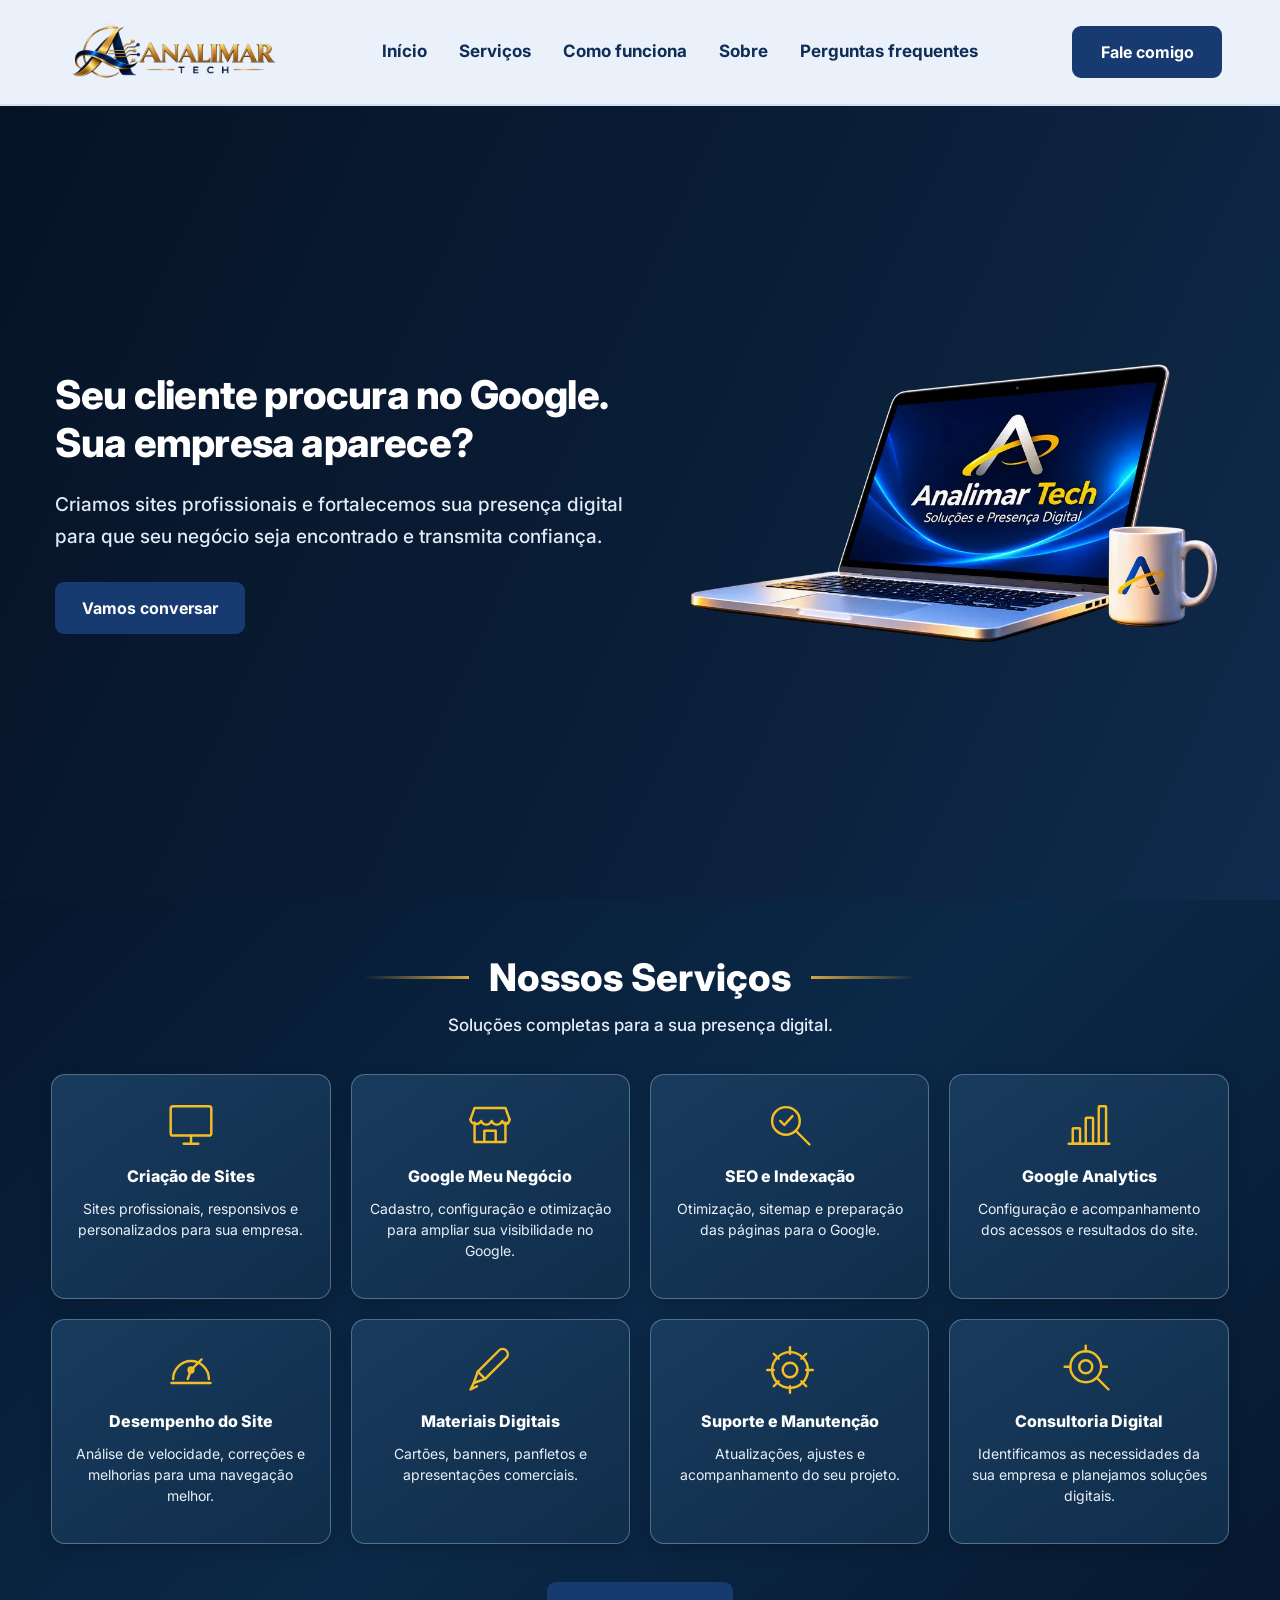
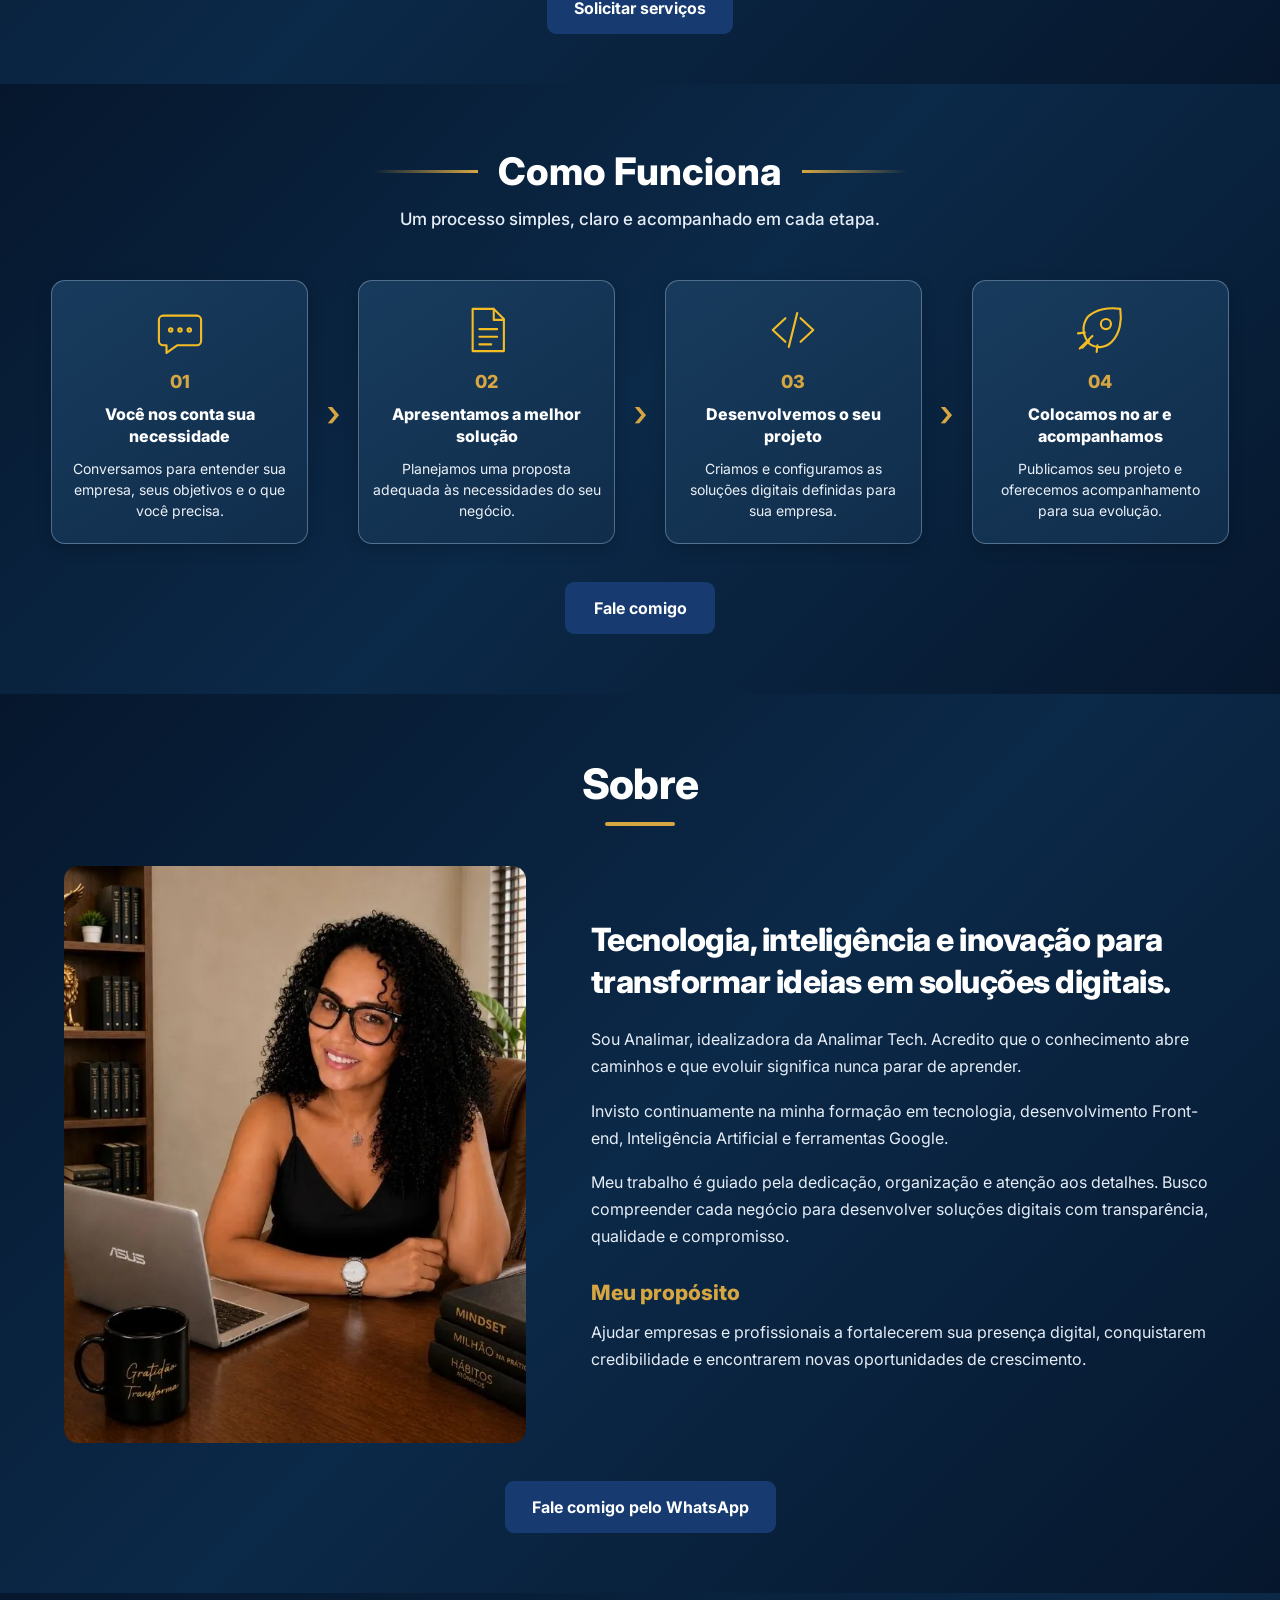
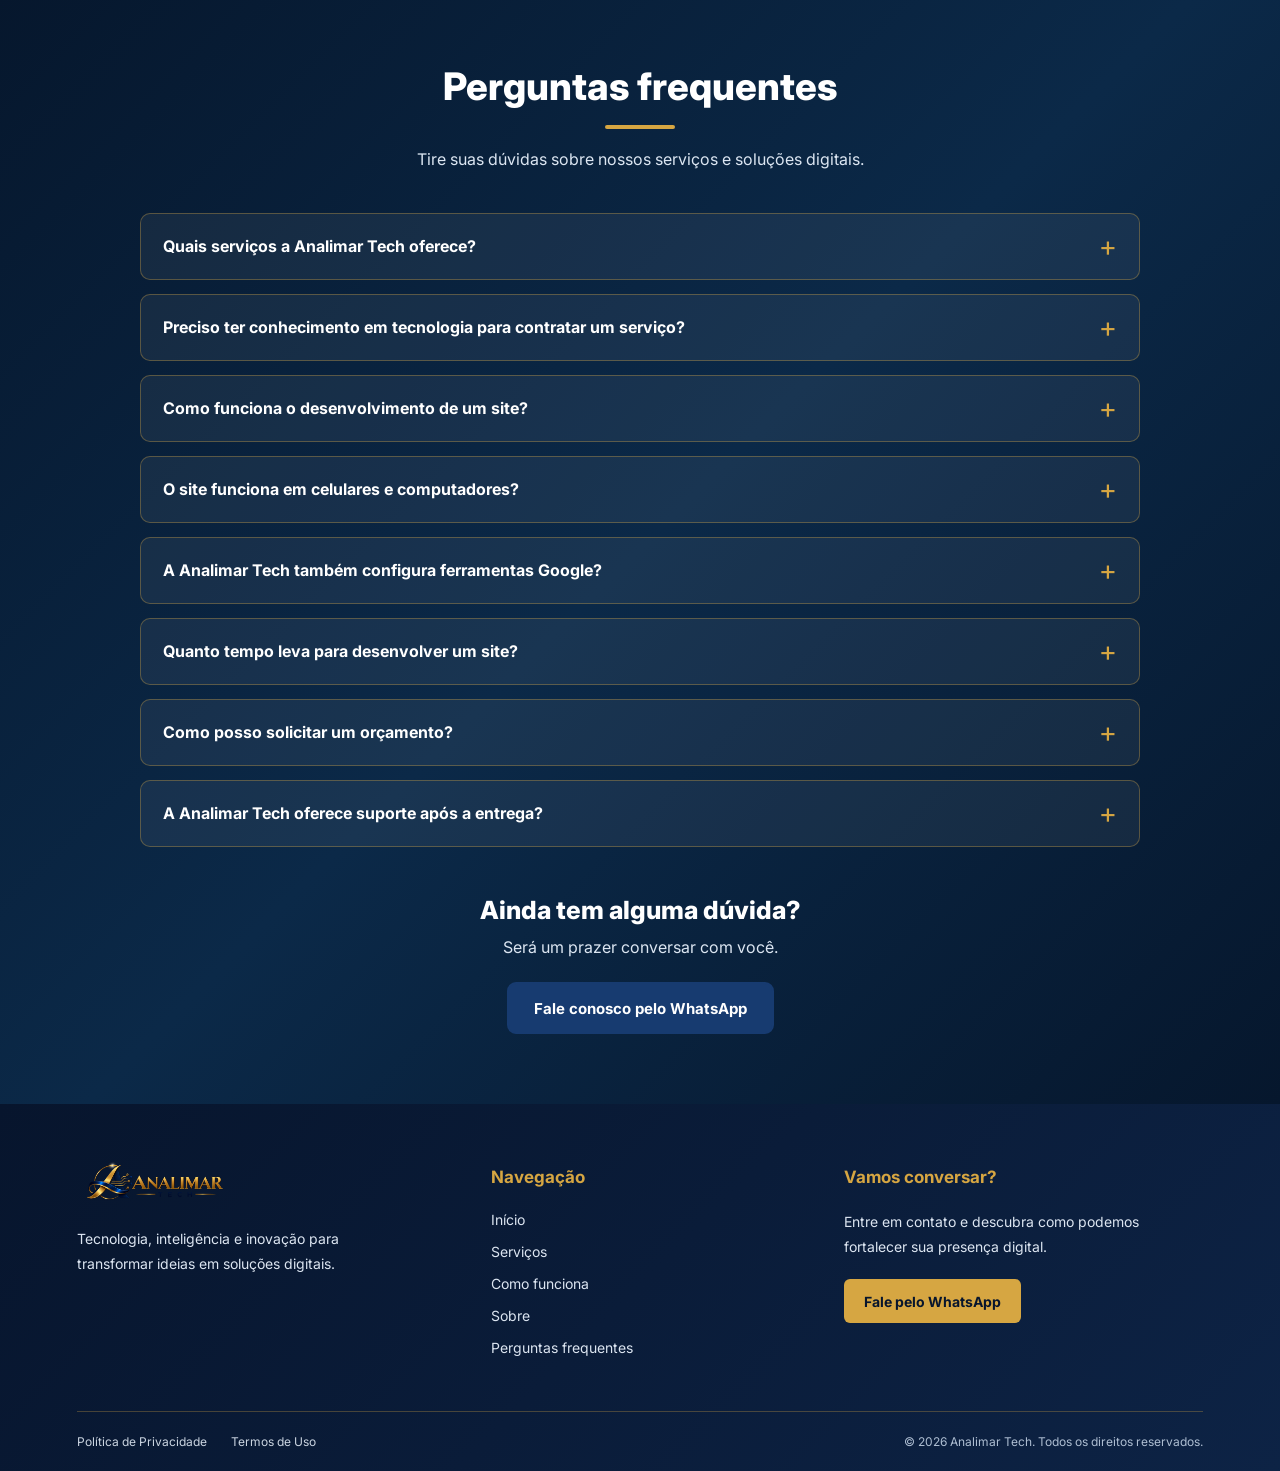
<file: index.html>
<!DOCTYPE html>
<html lang="pt-BR">

    <head>

        <meta charset="UTF-8">

        <meta
            name="viewport"
            content="width=device-width, initial-scale=1.0">

        <title>Criação de Sites Profissionais | Analimar Tech</title>

        <meta
            name="description"
            content="Criação de sites profissionais, páginas e materiais digitais para empresas e profissionais que querem fortalecer sua presença na internet e conquistar novos clientes.">

        <!-- FONTES DO PROJETO -->

        <link rel="preconnect" href="https://fonts.googleapis.com">

        <link
            rel="preconnect"
            href="https://fonts.gstatic.com"
            crossorigin>

        <link
            href="https://fonts.googleapis.com/css2?family=Inter:wght@400;500;600;700&display=swap"
            rel="stylesheet">

        <!-- CSS PRINCIPAL -->

        <link
            rel="stylesheet"
            href="css/style.css">

        <!-- JAVASCRIPT DO MENU -->

        <script
            src="js/menu.js"
            defer>
    </script>

    </head>

    <body>

        <!-- ==================================================
         CABEÇALHO — ANALIMAR TECH
    =================================================== -->

        <header class="header">

            <nav
                class="nav"
                aria-label="Navegação principal">

                <!-- LOGO -->

                <a
                    class="logo"
                    href="index.html"
                    aria-label="Ir para a página inicial">

                    <img
                        src="assets/logo.png"
                        alt="Analimar">

                </a>

                <!-- MENU PRINCIPAL -->

                <ul
                    class="nav-menu"
                    id="menu-principal">

                    <li class="nav-item">
                        <a
                            class="nav-link"
                            href="index.html">
                            Início
                        </a>
                    </li>

                    <li class="nav-item">
                        <a
                            class="nav-link"
                            href="#servicos">
                            Serviços
                        </a>
                    </li>

                    <li class="nav-item">
                        <a
                            class="nav-link"
                            href="#como-trabalho">
                            Como funciona
                        </a>
                    </li>

                    <li class="nav-item">
                        <a
                            class="nav-link"
                            href="#sobre">
                            Sobre
                        </a>
                    </li>

                    <li class="nav-item">
                        <a href="#perguntas-frequentes" class="nav-link">
                            Perguntas frequentes
                        </a>

                    </ul>

                    <!-- BOTÃO FALE COMIGO -->

                    <a
                        class="nav-cta"
                        href="https://wa.me/5534988380038?text=Ol%C3%A1%2C%20Analimar%21%20Vim%20pelo%20seu%20site%20e%20tenho%20interesse%20em%20conhecer%20seu%20trabalho."
                        target="_blank"
                        rel="noopener noreferrer">

                        Fale comigo

                    </a>

                    <!-- MENU HAMBÚRGUER PARA CELULAR -->

                    <button
                        class="menu-toggle"
                        id="menu-toggle"
                        type="button"
                        aria-label="Abrir menu"
                        aria-expanded="false"
                        aria-controls="menu-principal">

                        <span></span>
                        <span></span>
                        <span></span>

                    </button>

                </nav>

            </header>
            <main id="conteudo-principal">
                <section class="hero" id="inicio">
                    <div class="hero-container">

                        <div class="hero-content">
                            <h1>
                                Seu cliente procura no Google.
                                Sua empresa aparece?
                            </h1>

                            <p>
                                Criamos sites profissionais e fortalecemos sua
                                presença digital para que seu negócio seja
                                encontrado e transmita confiança.
                            </p>

                            <a
                                class="hero-cta"
                                href="https://wa.me/5534988380038"
                                target="_blank"
                                rel="noopener noreferrer">
                                Vamos conversar
                            </a>
                        </div>

                        <div class="hero-image">
                            <img
                                src="images/foto-banner.webp"
                                alt="Soluções digitais da Analimar Tech"
                                fetchpriority="high"
                                loading="eager">
                        </div>

                    </div>
                </section>

                <section class="services" id="servicos">

                    <div class="services-container">

                        <header class="services-header">
                            <h2>Nossos Serviços</h2>
                            <p>Soluções completas para a sua presença
                                digital.</p>
                        </header>

                        <div class="services-grid">

                            <!-- 1. CRIAÇÃO DE SITES -->
                            <article class="service-card">
                                <div class="service-icon" aria-hidden="true">
                                    <svg viewBox="0 0 64 64" fill="none"
                                        stroke="currentColor" stroke-width="3"
                                        stroke-linecap="round"
                                        stroke-linejoin="round">
                                        <rect x="7" y="9" width="50" height="36"
                                            rx="3" />
                                        <path d="M23 55h18M32 45v10" />
                                    </svg>
                                </div>
                                <h3>Criação de Sites</h3>
                                <p>Sites profissionais, responsivos e
                                    personalizados
                                    para sua empresa.</p>
                            </article>

                            <!-- 2. GOOGLE MEU NEGÓCIO -->
                            <article class="service-card">
                                <div class="service-icon" aria-hidden="true">
                                    <svg viewBox="0 0 64 64" fill="none"
                                        stroke="currentColor" stroke-width="3"
                                        stroke-linecap="round"
                                        stroke-linejoin="round">
                                        <path d="M8 25l5-14h38l5 14" />
                                        <path
                                            d="M8 25c0 6 10 8 13 2 3 6 10 6 13 0 3 6 10 6 13 0 3 6 9 4 9-2" />
                                        <path
                                            d="M13 29v24h38V29M25 53V39h14v14" />
                                    </svg>
                                </div>
                                <h3>Google Meu Negócio</h3>
                                <p>Cadastro, configuração e otimização para
                                    ampliar
                                    sua
                                    visibilidade no Google.</p>
                            </article>

                            <!-- 3. SEO E INDEXAÇÃO -->
                            <article class="service-card">
                                <div class="service-icon" aria-hidden="true">
                                    <svg viewBox="0 0 64 64" fill="none"
                                        stroke="currentColor" stroke-width="3"
                                        stroke-linecap="round"
                                        stroke-linejoin="round">
                                        <circle cx="27" cy="27" r="17" />
                                        <path
                                            d="M40 40l16 16M20 27l5 5 10-11" />
                                    </svg>
                                </div>
                                <h3>SEO e Indexação</h3>
                                <p>Otimização, sitemap e preparação das páginas
                                    para
                                    o
                                    Google.</p>
                            </article>

                            <!-- 4. GOOGLE ANALYTICS -->
                            <article class="service-card">
                                <div class="service-icon" aria-hidden="true">
                                    <svg viewBox="0 0 64 64" fill="none"
                                        stroke="currentColor" stroke-width="3"
                                        stroke-linecap="round"
                                        stroke-linejoin="round">
                                        <path d="M7 55h50" />
                                        <rect x="12" y="36" width="9"
                                            height="19"
                                            rx="1" />
                                        <rect x="28" y="23" width="9"
                                            height="32"
                                            rx="1" />
                                        <rect x="44" y="9" width="9" height="46"
                                            rx="1" />
                                    </svg>
                                </div>
                                <h3>Google Analytics</h3>
                                <p>Configuração e acompanhamento dos acessos e
                                    resultados do site.</p>
                            </article>

                            <!-- 5. DESEMPENHO DO SITE -->
                            <article class="service-card">
                                <div class="service-icon" aria-hidden="true">
                                    <svg viewBox="0 0 64 64" fill="none"
                                        stroke="currentColor" stroke-width="3"
                                        stroke-linecap="round"
                                        stroke-linejoin="round">
                                        <path d="M10 43a22 22 0 1 1 44 0" />
                                        <path d="M32 32l13-13M32 32l-4 11" />
                                        <circle cx="32" cy="32" r="3" />
                                        <path d="M8 48h48" />
                                    </svg>
                                </div>
                                <h3>Desempenho do Site</h3>
                                <p>Análise de velocidade, correções e melhorias
                                    para
                                    uma
                                    navegação melhor.</p>
                            </article>

                            <!-- 6. MATERIAIS DIGITAIS -->
                            <article class="service-card">
                                <div class="service-icon" aria-hidden="true">
                                    <svg viewBox="0 0 64 64" fill="none"
                                        stroke="currentColor" stroke-width="3"
                                        stroke-linecap="round"
                                        stroke-linejoin="round">
                                        <path
                                            d="M12 48l5-14L43 8a6 6 0 0 1 9 9L26 43z" />
                                        <path d="M17 34l9 9M12 48l-4 8 8-4" />
                                    </svg>
                                </div>
                                <h3>Materiais Digitais</h3>
                                <p>Cartões, banners, panfletos e apresentações
                                    comerciais.</p>
                            </article>

                            <!-- 7. SUPORTE E MANUTENÇÃO -->
                            <article class="service-card">
                                <div class="service-icon" aria-hidden="true">
                                    <svg viewBox="0 0 64 64" fill="none"
                                        stroke="currentColor" stroke-width="3"
                                        stroke-linecap="round"
                                        stroke-linejoin="round">
                                        <circle cx="32" cy="32" r="22" />
                                        <circle cx="32" cy="32" r="9" />
                                        <path
                                            d="M32 4v8M32 52v8M4 32h8M52 32h8M12 12l6 6M46 46l6 6M52 12l-6 6M18 46l-6 6" />
                                    </svg>
                                </div>
                                <h3>Suporte e Manutenção</h3>
                                <p>Atualizações, ajustes e acompanhamento do seu
                                    projeto.</p>
                            </article>
                            <!-- 8. CONSULTORIA DIGITAL -->
                            <article class="service-card">
                                <div class="service-icon" aria-hidden="true">
                                    <svg viewBox="0 0 64 64" fill="none"
                                        stroke="currentColor"
                                        stroke-width="3" stroke-linecap="round"
                                        stroke-linejoin="round">
                                        <circle cx="28" cy="28" r="19" />
                                        <circle cx="28" cy="28" r="8" />
                                        <path d="M42 42l14 14" />
                                        <path d="M28 2v7M2 28h7M47 28h7" />
                                    </svg>
                                </div>

                                <h3>Consultoria Digital</h3>

                                <p>Identificamos as necessidades da sua empresa
                                    e
                                    planejamos soluções digitais.</p>
                            </article>

                        </div>

                        <!-- BOTÃO WHATSAPP -->
                        <div class="services-action">
                            <a
                                class="services-cta"
                                href="https://wa.me/5534988380038?text=Ol%C3%A1%2C%20Analimar%21%20Vim%20pelo%20site%20da%20Analimar%20Tech%20e%20gostaria%20de%20solicitar%20seus%20servi%C3%A7os."
                                target="_blank"
                                rel="noopener noreferrer"
                                aria-label="Solicitar serviços pelo WhatsApp">
                                Solicitar serviços
                            </a>
                        </div>

                    </div>

                </section>

                <!-- SEÇÃO COMO FUNCIONA -->
                <section class="how-it-works" id="como-funciona">

                    <div class="how-it-works-container">

                        <!-- CABEÇALHO -->
                        <div class="how-it-works-header">

                            <h2>Como Funciona</h2>

                            <p>
                                Um processo simples, claro e acompanhado
                                em cada etapa.
                            </p>

                        </div>

                        <!-- ETAPAS -->
                        <div class="how-it-works-steps">

                            <!-- ETAPA 1 -->
                            <article class="step-item">

                                <div class="step-icon" aria-hidden="true">
                                    <svg viewBox="0 0 64 64" fill="none"
                                        stroke="currentColor" stroke-width="2.5"
                                        stroke-linecap="round"
                                        stroke-linejoin="round">
                                        <path
                                            d="M12 15h40a5 5 0 0 1 5 5v25a5 5 0 0 1-5 5H29L16 59v-9h-4a5 5 0 0 1-5-5V20a5 5 0 0 1 5-5Z" />
                                        <circle cx="21" cy="32" r="2" />
                                        <circle cx="32" cy="32" r="2" />
                                        <circle cx="43" cy="32" r="2" />
                                    </svg>
                                </div>

                                <span class="step-number">01</span>

                                <h3>Você nos conta sua necessidade</h3>

                                <p>
                                    Conversamos para entender sua empresa,
                                    seus objetivos e o que você precisa.
                                </p>

                            </article>

                            <!-- SETA 1 -->
                            <div class="step-arrow" aria-hidden="true">›</div>

                            <!-- ETAPA 2 -->
                            <article class="step-item">

                                <div class="step-icon" aria-hidden="true">
                                    <svg viewBox="0 0 64 64" fill="none"
                                        stroke="currentColor" stroke-width="2.5"
                                        stroke-linecap="round"
                                        stroke-linejoin="round">
                                        <path d="M15 7h25l12 12v38H15z" />
                                        <path d="M40 7v13h12" />
                                        <path d="M23 31h21M23 40h21M23 49h14" />
                                    </svg>
                                </div>

                                <span class="step-number">02</span>

                                <h3>Apresentamos a melhor solução</h3>

                                <p>
                                    Planejamos uma proposta adequada
                                    às necessidades do seu negócio.
                                </p>

                            </article>

                            <!-- SETA 2 -->
                            <div class="step-arrow" aria-hidden="true">›</div>

                            <!-- ETAPA 3 -->
                            <article class="step-item">

                                <div class="step-icon" aria-hidden="true">
                                    <svg viewBox="0 0 64 64" fill="none"
                                        stroke="currentColor" stroke-width="2.5"
                                        stroke-linecap="round"
                                        stroke-linejoin="round">
                                        <path d="m23 18-15 14 15 14" />
                                        <path d="m41 18 15 14-15 14" />
                                        <path d="m37 12-10 40" />
                                    </svg>
                                </div>

                                <span class="step-number">03</span>

                                <h3>Desenvolvemos o seu projeto</h3>

                                <p>
                                    Criamos e configuramos as soluções
                                    digitais definidas para sua empresa.
                                </p>

                            </article>

                            <!-- SETA 3 -->
                            <div class="step-arrow" aria-hidden="true">›</div>

                            <!-- ETAPA 4 -->
                            <article class="step-item">

                                <div class="step-icon" aria-hidden="true">
                                    <svg viewBox="0 0 64 64" fill="none"
                                        stroke="currentColor" stroke-width="2.5"
                                        stroke-linecap="round"
                                        stroke-linejoin="round">
                                        <path d="M8 54 23 39" />
                                        <path
                                            d="M17 17c10-10 26-12 39-10 2 13 0 29-10 39-8 8-19 8-27 2-6-8-10-19-2-31Z" />
                                        <circle cx="39" cy="25" r="6" />
                                        <path
                                            d="m19 45-8 8M14 35l-8 1M29 50l-1 8" />
                                    </svg>
                                </div>

                                <span class="step-number">04</span>

                                <h3>Colocamos no ar e acompanhamos</h3>

                                <p>
                                    Publicamos seu projeto e oferecemos
                                    acompanhamento para sua evolução.
                                </p>

                            </article>

                        </div>

                        <div class="how-it-works-action">
                            <a
                                class="how-it-works-cta"
                                href="https://wa.me/5534988380038?text=Ol%C3%A1%2C%20Analimar%21%20Vim%20pelo%20seu%20site%20e%20tenho%20interesse%20em%20conhecer%20seu%20trabalho."
                                target="_blank"
                                rel="noopener noreferrer">
                                Fale comigo
                            </a>
                        </div>
                    </section>
                    <!-- FIM DA SEÇÃO COMO FUNCIONA -->

                    <!-- ==================================================
     SEÇÃO SOBRE — ANALIMAR TECH
=================================================== -->

                    <section class="about" id="sobre">

                        <div class="about-container">

                            <!-- TÍTULO CENTRALIZADO -->
                            <div class="about-heading">
                                <h2 class="about-title">
                                    Sobre
                                </h2>
                            </div>

                            <!-- COLUNAS: FOTO E CONTEÚDO -->
                            <div class="about-main">

                                <!-- COLUNA DA FOTOGRAFIA -->
                                <div class="about-image">

                                    <img
                                        src="images/foto-analimar.webp"
                                        alt="Analimar, idealizadora da Analimar Tech"
                                        width="640"
                                        height="800"
                                        loading="lazy"
                                        decoding="async">

                                </div>

                                <!-- COLUNA DOS TEXTOS -->
                                <div class="about-content">

                                    <h3>
                                        Tecnologia, inteligência e inovação
                                        para transformar ideias em soluções
                                        digitais.
                                    </h3>

                                    <p>
                                        Sou Analimar, idealizadora da Analimar
                                        Tech.
                                        Acredito que o conhecimento abre
                                        caminhos
                                        e que evoluir significa nunca parar de
                                        aprender.
                                    </p>

                                    <p>
                                        Invisto continuamente na minha formação
                                        em
                                        tecnologia, desenvolvimento Front-end,
                                        Inteligência Artificial e ferramentas
                                        Google.
                                    </p>

                                    <p>
                                        Meu trabalho é guiado pela dedicação,
                                        organização e atenção aos detalhes.
                                        Busco compreender cada negócio para
                                        desenvolver
                                        soluções digitais com transparência,
                                        qualidade e compromisso.
                                    </p>

                                    <h4>
                                        Meu propósito
                                    </h4>

                                    <p>
                                        Ajudar empresas e profissionais a
                                        fortalecerem
                                        sua presença digital, conquistarem
                                        credibilidade
                                        e encontrarem novas oportunidades de
                                        crescimento.
                                    </p>

                                </div>

                            </div>

                            <!-- BOTÃO INDEPENDENTE -->
                            <div class="about-action">

                                <a
                                    class="about-cta"
                                    href="https://wa.me/5534988380038?text=Ol%C3%A1%2C%20Analimar%21%20Conheci%20sua%20hist%C3%B3ria%20pelo%20site%20da%20Analimar%20Tech%20e%20gostaria%20de%20conversar%20sobre%20seus%20servi%C3%A7os."
                                    target="_blank"
                                    rel="noopener noreferrer"
                                    aria-label="Conversar com Analimar pelo WhatsApp">
                                    Fale comigo pelo WhatsApp
                                </a>

                            </div>

                        </div>

                    </section>

                    <!-- FIM DA SEÇÃO SOBRE -->

                    <!-- ==================================================
     SEÇÃO PERGUNTAS FREQUENTES — ANALIMAR TECH
=================================================== -->

                    <section class="faq" id="perguntas-frequentes">

                        <div class="faq-container">

                            <!-- TÍTULO DA SEÇÃO -->
                            <div class="faq-heading">

                                <h2 class="faq-title">
                                    Perguntas frequentes
                                </h2>

                                <p class="faq-description">
                                    Tire suas dúvidas sobre nossos serviços
                                    e soluções digitais.
                                </p>

                            </div>

                            <!-- LISTA DE PERGUNTAS -->
                            <div class="faq-list">

                                <!-- PERGUNTA 01 -->
                                <details class="faq-item">

                                    <summary>
                                        Quais serviços a Analimar Tech oferece?
                                    </summary>

                                    <div class="faq-answer">
                                        <p>
                                            Oferecemos soluções digitais para
                                            empresas
                                            e profissionais, incluindo criação
                                            de
                                            sites,
                                            desenvolvimento de páginas
                                            profissionais,
                                            presença digital e configuração de
                                            ferramentas
                                            Google.
                                        </p>
                                    </div>

                                </details>

                                <!-- PERGUNTA 02 -->
                                <details class="faq-item">

                                    <summary>
                                        Preciso ter conhecimento em tecnologia
                                        para contratar um serviço?
                                    </summary>

                                    <div class="faq-answer">
                                        <p>
                                            Não. Todo o processo é explicado de
                                            maneira
                                            simples e transparente. Você
                                            acompanha
                                            cada
                                            etapa e recebe orientação durante o
                                            desenvolvimento
                                            do projeto.
                                        </p>
                                    </div>

                                </details>

                                <!-- PERGUNTA 03 -->
                                <details class="faq-item">

                                    <summary>
                                        Como funciona o desenvolvimento de um
                                        site?
                                    </summary>

                                    <div class="faq-answer">
                                        <p>
                                            Primeiro, conversamos para
                                            compreender
                                            suas
                                            necessidades e objetivos. Depois,
                                            organizamos
                                            as informações, definimos a
                                            estrutura e
                                            desenvolvemos o projeto. Você
                                            acompanha
                                            a evolução até a publicação.
                                        </p>
                                    </div>

                                </details>

                                <!-- PERGUNTA 04 -->
                                <details class="faq-item">

                                    <summary>
                                        O site funciona em celulares e
                                        computadores?
                                    </summary>

                                    <div class="faq-answer">
                                        <p>
                                            Sim. Os projetos são desenvolvidos
                                            com
                                            design
                                            responsivo, adaptando o conteúdo
                                            para
                                            diferentes
                                            tamanhos de tela, como celulares,
                                            tablets
                                            e computadores.
                                        </p>
                                    </div>

                                </details>

                                <!-- PERGUNTA 05 -->
                                <details class="faq-item">

                                    <summary>
                                        A Analimar Tech também configura
                                        ferramentas
                                        Google?
                                    </summary>

                                    <div class="faq-answer">
                                        <p>
                                            Sim. Trabalhamos com ferramentas
                                            Google
                                            para
                                            fortalecer a presença digital dos
                                            negócios,
                                            incluindo configuração do Perfil da
                                            Empresa
                                            no Google e recursos de análise de
                                            desempenho,
                                            conforme a necessidade de cada
                                            projeto.
                                        </p>
                                    </div>

                                </details>

                                <!-- PERGUNTA 06 -->
                                <details class="faq-item">

                                    <summary>
                                        Quanto tempo leva para desenvolver um
                                        site?
                                    </summary>

                                    <div class="faq-answer">
                                        <p>
                                            O prazo depende da estrutura do
                                            projeto,
                                            da quantidade de conteúdo e dos
                                            recursos
                                            necessários. Cada projeto recebe uma
                                            previsão
                                            de entrega após a definição dos
                                            detalhes.
                                        </p>
                                    </div>

                                </details>

                                <!-- PERGUNTA 07 -->
                                <details class="faq-item">

                                    <summary>
                                        Como posso solicitar um orçamento?
                                    </summary>

                                    <div class="faq-answer">
                                        <p>
                                            É simples! Entre em contato pelo
                                            WhatsApp.
                                            Vamos conversar sobre sua
                                            necessidade e
                                            apresentar uma proposta adequada ao
                                            seu
                                            projeto.
                                        </p>
                                    </div>

                                </details>

                                <!-- PERGUNTA 08 -->
                                <details class="faq-item">

                                    <summary>
                                        A Analimar Tech oferece suporte após a
                                        entrega?
                                    </summary>

                                    <div class="faq-answer">
                                        <p>
                                            Sim. As condições de suporte,
                                            manutenção
                                            e acompanhamento são apresentadas na
                                            proposta,
                                            de acordo com as características de
                                            cada
                                            projeto.
                                        </p>
                                    </div>

                                </details>

                            </div>

                            <!-- CHAMADA FINAL -->
                            <div class="faq-contact">

                                <h3>
                                    Ainda tem alguma dúvida?
                                </h3>

                                <p>
                                    Será um prazer conversar com você.
                                </p>

                                <a
                                    class="faq-cta"
                                    href="https://wa.me/5534988380038?text=Ol%C3%A1%2C%20Analimar%21%20Tenho%20uma%20d%C3%BAvida%20sobre%20seus%20servi%C3%A7os."
                                    target="_blank"
                                    rel="noopener noreferrer"
                                    aria-label="Tirar dúvidas com Analimar pelo WhatsApp">
                                    Fale conosco pelo WhatsApp
                                </a>

                            </div>

                        </div>

                    </section>
                </main>

                <!-- ==================================================
     RODAPÉ — ANALIMAR TECH
=================================================== -->

                <footer class="footer">

                    <div class="footer-container">

                        <!-- IDENTIDADE DA MARCA -->

                        <div class="footer-brand">

                            <a href="index.html"
                                aria-label="Página inicial da Analimar Tech">

                                <img
                                    class="footer-logo"
                                    src="assets/logo.png"
                                    alt="Analimar Tech">

                            </a>

                            <p>
                                Tecnologia, inteligência e inovação
                                para transformar ideias em soluções digitais.
                            </p>

                        </div>

                        <!-- NAVEGAÇÃO -->

                        <div class="footer-column">

                            <h3>Navegação</h3>

                            <ul>
                                <li><a href="#inicio">Início</a></li>
                                <li><a href="#servicos">Serviços</a></li>
                                <li><a href="#como-funciona">Como
                                        funciona</a></li>
                                <li><a href="#sobre">Sobre</a></li>
                                <li><a href="#perguntas-frequentes">Perguntas
                                        frequentes</a></li>
                            </ul>

                        </div>

                        <!-- CONTATO -->

                        <div class="footer-column footer-contact">

                            <h3>Vamos conversar?</h3>

                            <p>
                                Entre em contato e descubra como podemos
                                fortalecer sua presença digital.
                            </p>

                            <a
                                class="footer-whatsapp"
                                href="https://wa.me/5534988380038"
                                target="_blank"
                                rel="noopener noreferrer">

                                Fale pelo WhatsApp

                            </a>

                        </div>

                    </div>

                    <!-- LINHA INFERIOR -->

                    <div class="footer-bottom">

                        <div class="footer-legal">

                            <a href="politica-de-privacidade.html">
                                Política de Privacidade
                            </a>

                            <a href="termos-de-uso.html">
                                Termos de Uso
                            </a>

                        </div>

                        <p class="footer-copyright">
                            © 2026 Analimar Tech. Todos os direitos reservados.
                        </p>

                    </div>

                </footer>

                <!-- FIM DO RODAPÉ -->

            </body>

        </html>
</file>
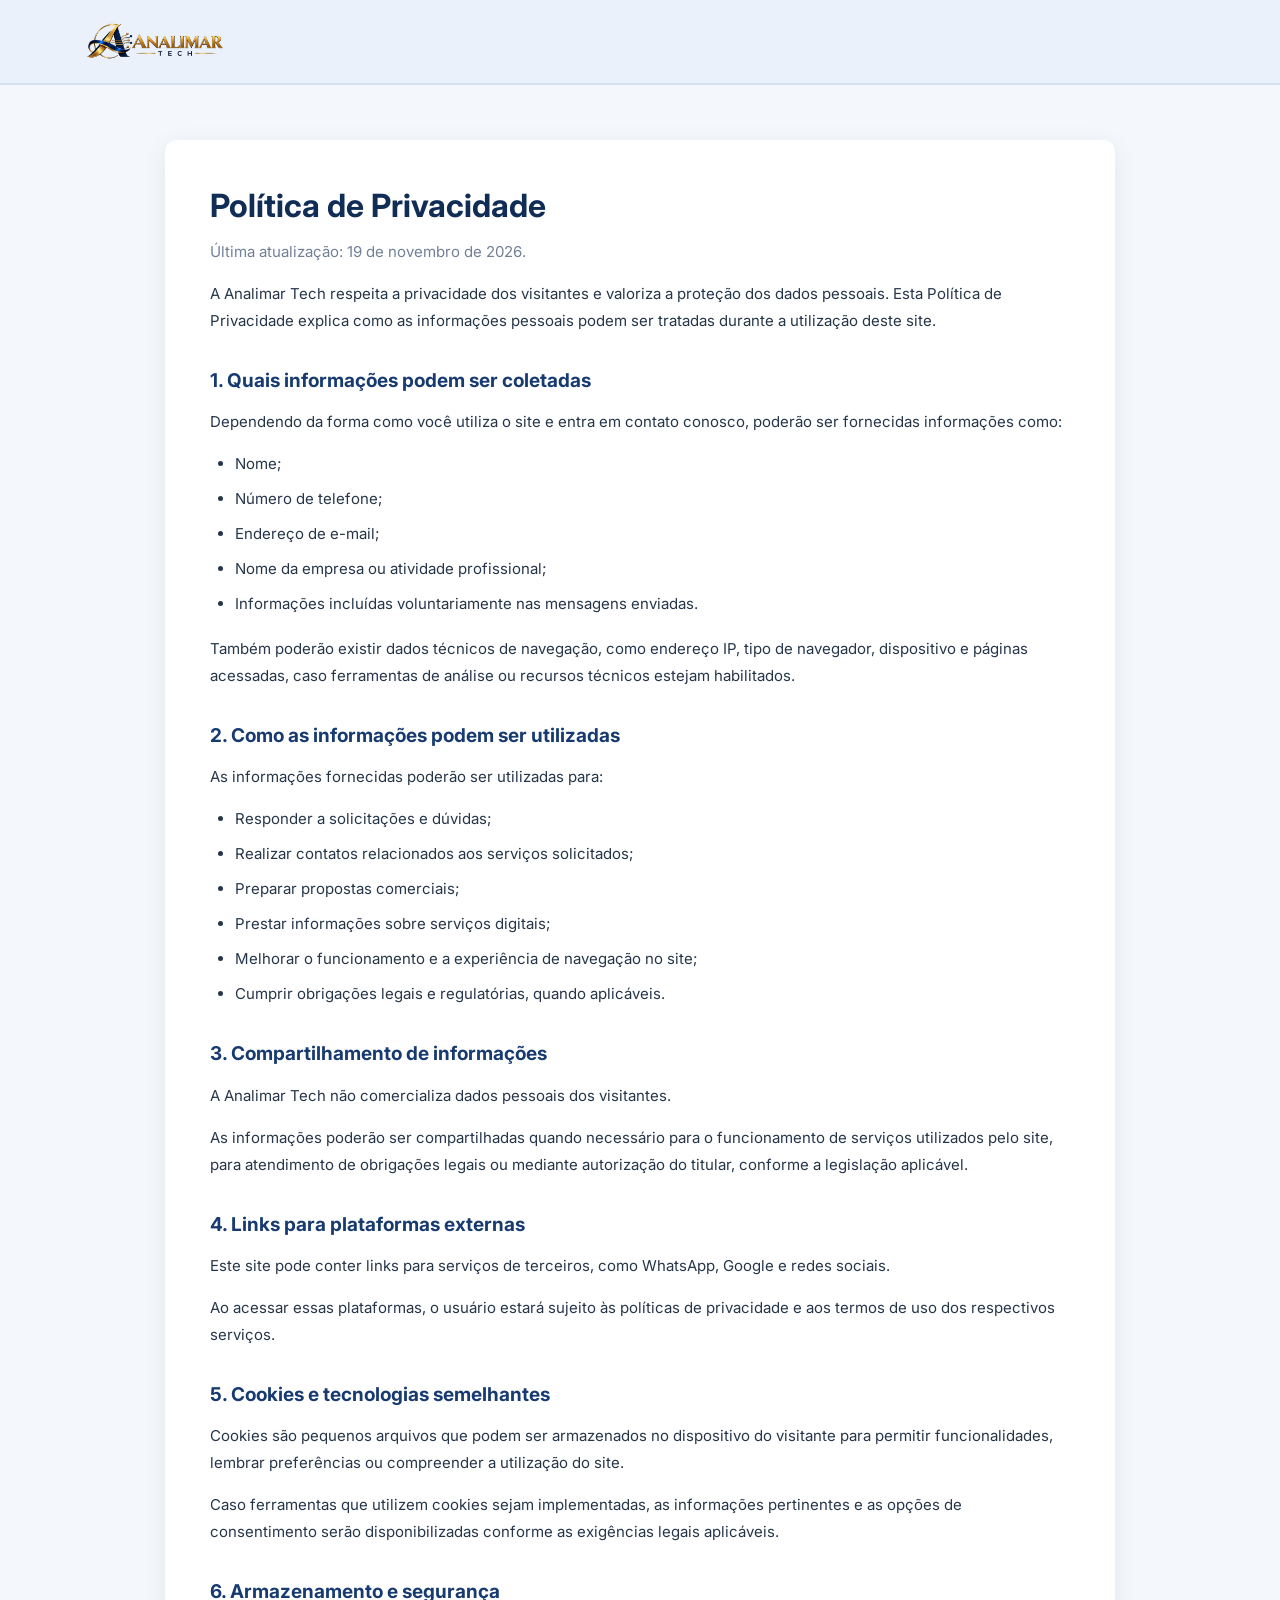
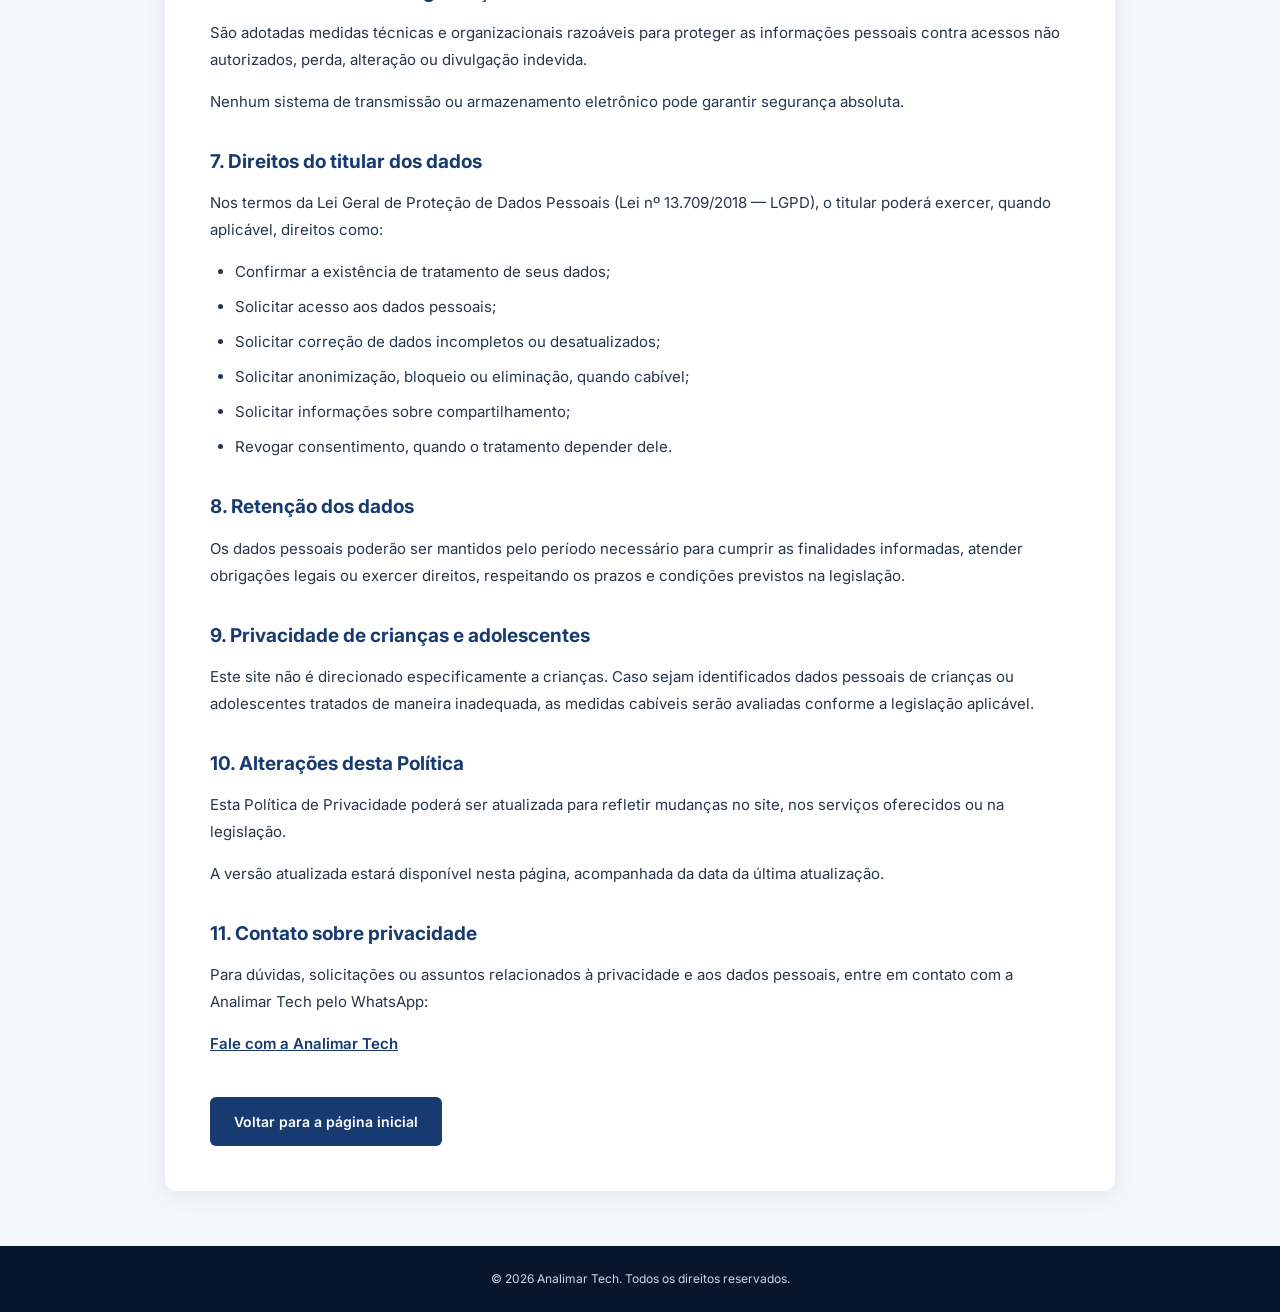
<file: politica-de-privacidade.html>
<!DOCTYPE html>
<html lang="pt-BR">

    <head>

        <meta charset="UTF-8">
        <meta name="viewport" content="width=device-width, initial-scale=1.0">

        <meta name="description"
            content="Conheça a Política de Privacidade da Analimar Tech e saiba como tratamos os dados pessoais dos visitantes.">

        <meta name="robots" content="index, follow">

        <title>Política de Privacidade | Analimar Tech</title>

        <link rel="icon" href="assets/logo.png" type="image/png">

        <link rel="preconnect" href="https://fonts.googleapis.com">
        <link rel="preconnect" href="https://fonts.gstatic.com" crossorigin>

        <link
            href="https://fonts.googleapis.com/css2?family=Inter:wght@400;500;600;700;800&display=swap"
            rel="stylesheet">

        <style>

        * {
            box-sizing: border-box;
            margin: 0;
            padding: 0;
        }

        body {
            font-family: "Inter", sans-serif;
            background: #f4f7fb;
            color: #26364a;
            line-height: 1.8;
        }

        .legal-header {
            background: #eaf1fb;
            padding: 18px 6%;
            border-bottom: 2px solid #d4dfef;
        }

        .legal-header img {
            width: 155px;
            height: auto;
            display: block;
        }

        .legal-main {
            width: 90%;
            max-width: 950px;
            margin: 55px auto;
            padding: 45px;
            background: #ffffff;
            border-radius: 12px;
            box-shadow: 0 5px 25px rgba(16, 45, 86, 0.07);
        }

        .legal-main h1 {
            color: #102d56;
            font-size: 32px;
            line-height: 1.3;
            margin-bottom: 12px;
        }

        .legal-date {
            color: #718096;
            font-size: 13px;
            margin-bottom: 35px;
        }

        .legal-main h2 {
            color: #173b70;
            font-size: 19px;
            margin: 30px 0 10px;
        }

        .legal-main p {
            margin-bottom: 15px;
            font-size: 15px;
        }

        .legal-main ul {
            padding-left: 25px;
            margin-bottom: 18px;
        }

        .legal-main li {
            margin-bottom: 8px;
            font-size: 15px;
        }

        .legal-main a {
            color: #173b70;
            font-weight: 600;
        }

        .legal-button {
            display: inline-block;
            margin-top: 25px;
            padding: 12px 24px;
            background: #173b70;
            color: #ffffff !important;
            border-radius: 6px;
            text-decoration: none;
            font-size: 14px;
            font-weight: 600;
            transition: background 0.3s ease;
        }

        .legal-button:hover {
            background: #d6a642;
            color: #102d56 !important;
        }

        .legal-footer {
            background: #07152d;
            color: #cbd5e1;
            text-align: center;
            padding: 22px 6%;
            font-size: 12px;
        }

        @media (max-width: 600px) {

            .legal-header {
                padding: 16px 5%;
            }

            .legal-header img {
                width: 135px;
            }

            .legal-main {
                width: 92%;
                margin: 30px auto;
                padding: 25px 20px;
            }

            .legal-main h1 {
                font-size: 25px;
            }

            .legal-main h2 {
                font-size: 17px;
            }

            .legal-main p,
            .legal-main li {
                font-size: 14px;
            }

        }

    </style>

    </head>

    <body>

        <header class="legal-header">

            <a href="index.html" aria-label="Voltar para a página inicial">

                <img src="assets/logo.png" alt="Analimar Tech">

            </a>

        </header>

        <main class="legal-main">

            <h1>Política de Privacidade</h1>

            <p class="legal-date">
                Última atualização: 19 de novembro de 2026.
            </p>

            <p>
                A Analimar Tech respeita a privacidade dos visitantes
                e valoriza a proteção dos dados pessoais.
                Esta Política de Privacidade explica como as informações
                pessoais podem ser tratadas durante a utilização deste site.
            </p>

            <h2>1. Quais informações podem ser coletadas</h2>

            <p>
                Dependendo da forma como você utiliza o site e entra
                em contato conosco, poderão ser fornecidas informações como:
            </p>

            <ul>
                <li>Nome;</li>
                <li>Número de telefone;</li>
                <li>Endereço de e-mail;</li>
                <li>Nome da empresa ou atividade profissional;</li>
                <li>Informações incluídas voluntariamente nas mensagens
                    enviadas.</li>
            </ul>

            <p>
                Também poderão existir dados técnicos de navegação,
                como endereço IP, tipo de navegador, dispositivo
                e páginas acessadas, caso ferramentas de análise
                ou recursos técnicos estejam habilitados.
            </p>

            <h2>2. Como as informações podem ser utilizadas</h2>

            <p>
                As informações fornecidas poderão ser utilizadas para:
            </p>

            <ul>
                <li>Responder a solicitações e dúvidas;</li>
                <li>Realizar contatos relacionados aos serviços
                    solicitados;</li>
                <li>Preparar propostas comerciais;</li>
                <li>Prestar informações sobre serviços digitais;</li>
                <li>Melhorar o funcionamento e a experiência de navegação no
                    site;</li>
                <li>Cumprir obrigações legais e regulatórias, quando
                    aplicáveis.</li>
            </ul>

            <h2>3. Compartilhamento de informações</h2>

            <p>
                A Analimar Tech não comercializa dados pessoais dos visitantes.
            </p>

            <p>
                As informações poderão ser compartilhadas quando necessário
                para o funcionamento de serviços utilizados pelo site,
                para atendimento de obrigações legais ou mediante
                autorização do titular, conforme a legislação aplicável.
            </p>

            <h2>4. Links para plataformas externas</h2>

            <p>
                Este site pode conter links para serviços de terceiros,
                como WhatsApp, Google e redes sociais.
            </p>

            <p>
                Ao acessar essas plataformas, o usuário estará sujeito
                às políticas de privacidade e aos termos de uso
                dos respectivos serviços.
            </p>

            <h2>5. Cookies e tecnologias semelhantes</h2>

            <p>
                Cookies são pequenos arquivos que podem ser armazenados
                no dispositivo do visitante para permitir funcionalidades,
                lembrar preferências ou compreender a utilização do site.
            </p>

            <p>
                Caso ferramentas que utilizem cookies sejam implementadas,
                as informações pertinentes e as opções de consentimento
                serão disponibilizadas conforme as exigências legais aplicáveis.
            </p>

            <h2>6. Armazenamento e segurança</h2>

            <p>
                São adotadas medidas técnicas e organizacionais
                razoáveis para proteger as informações pessoais
                contra acessos não autorizados, perda, alteração
                ou divulgação indevida.
            </p>

            <p>
                Nenhum sistema de transmissão ou armazenamento
                eletrônico pode garantir segurança absoluta.
            </p>

            <h2>7. Direitos do titular dos dados</h2>

            <p>
                Nos termos da Lei Geral de Proteção de Dados Pessoais
                (Lei nº 13.709/2018 — LGPD), o titular poderá exercer,
                quando aplicável, direitos como:
            </p>

            <ul>
                <li>Confirmar a existência de tratamento de seus dados;</li>
                <li>Solicitar acesso aos dados pessoais;</li>
                <li>Solicitar correção de dados incompletos ou
                    desatualizados;</li>
                <li>Solicitar anonimização, bloqueio ou eliminação, quando
                    cabível;</li>
                <li>Solicitar informações sobre compartilhamento;</li>
                <li>Revogar consentimento, quando o tratamento depender
                    dele.</li>
            </ul>

            <h2>8. Retenção dos dados</h2>

            <p>
                Os dados pessoais poderão ser mantidos pelo período
                necessário para cumprir as finalidades informadas,
                atender obrigações legais ou exercer direitos,
                respeitando os prazos e condições previstos na legislação.
            </p>

            <h2>9. Privacidade de crianças e adolescentes</h2>

            <p>
                Este site não é direcionado especificamente a crianças.
                Caso sejam identificados dados pessoais de crianças
                ou adolescentes tratados de maneira inadequada,
                as medidas cabíveis serão avaliadas conforme
                a legislação aplicável.
            </p>

            <h2>10. Alterações desta Política</h2>

            <p>
                Esta Política de Privacidade poderá ser atualizada
                para refletir mudanças no site, nos serviços oferecidos
                ou na legislação.
            </p>

            <p>
                A versão atualizada estará disponível nesta página,
                acompanhada da data da última atualização.
            </p>

            <h2>11. Contato sobre privacidade</h2>

            <p>
                Para dúvidas, solicitações ou assuntos relacionados
                à privacidade e aos dados pessoais, entre em contato
                com a Analimar Tech pelo WhatsApp:
            </p>

            <p>
                <a
                    href="https://wa.me/5534988380038"
                    target="_blank"
                    rel="noopener noreferrer">
                    Fale com a Analimar Tech
                </a>
            </p>

            <a href="index.html" class="legal-button">
                Voltar para a página inicial
            </a>

        </main>

        <footer class="legal-footer">

            <p>
                © 2026 Analimar Tech. Todos os direitos reservados.
            </p>

        </footer>

    </body>

</html>
</file>
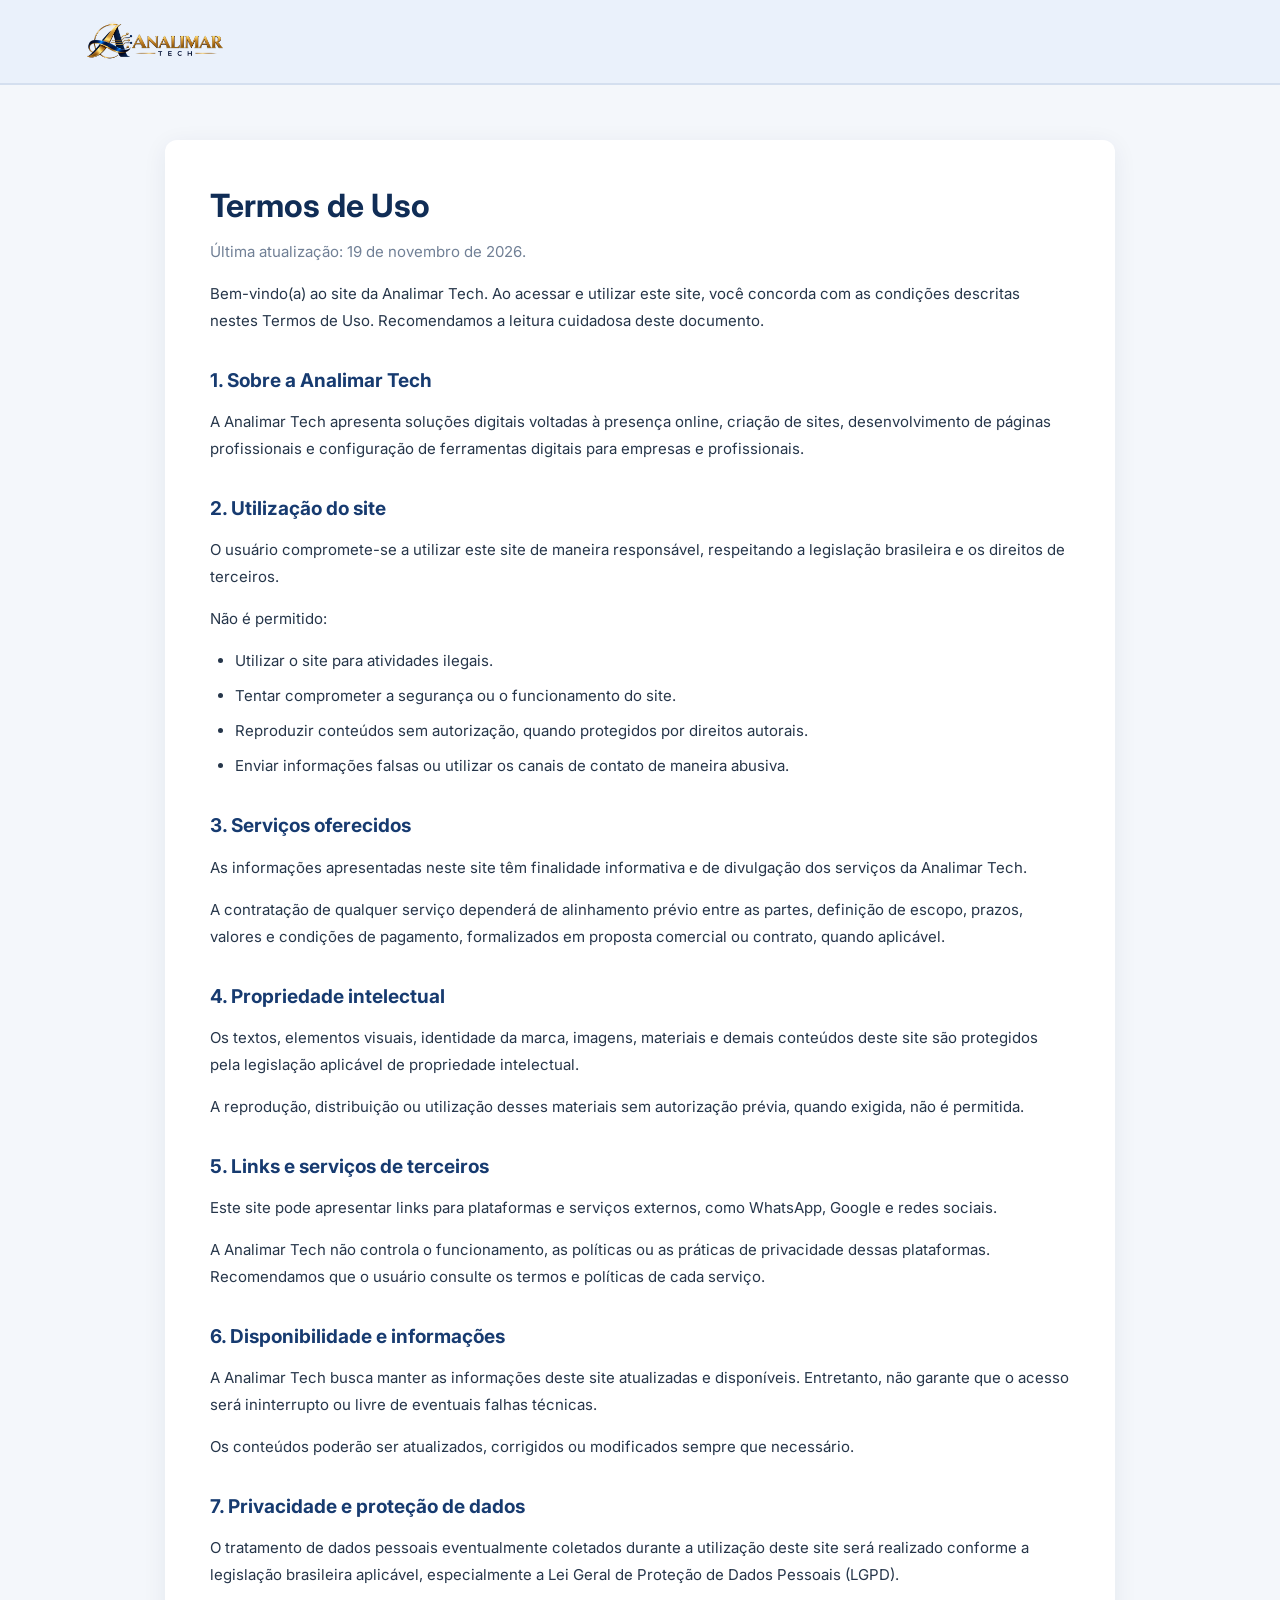
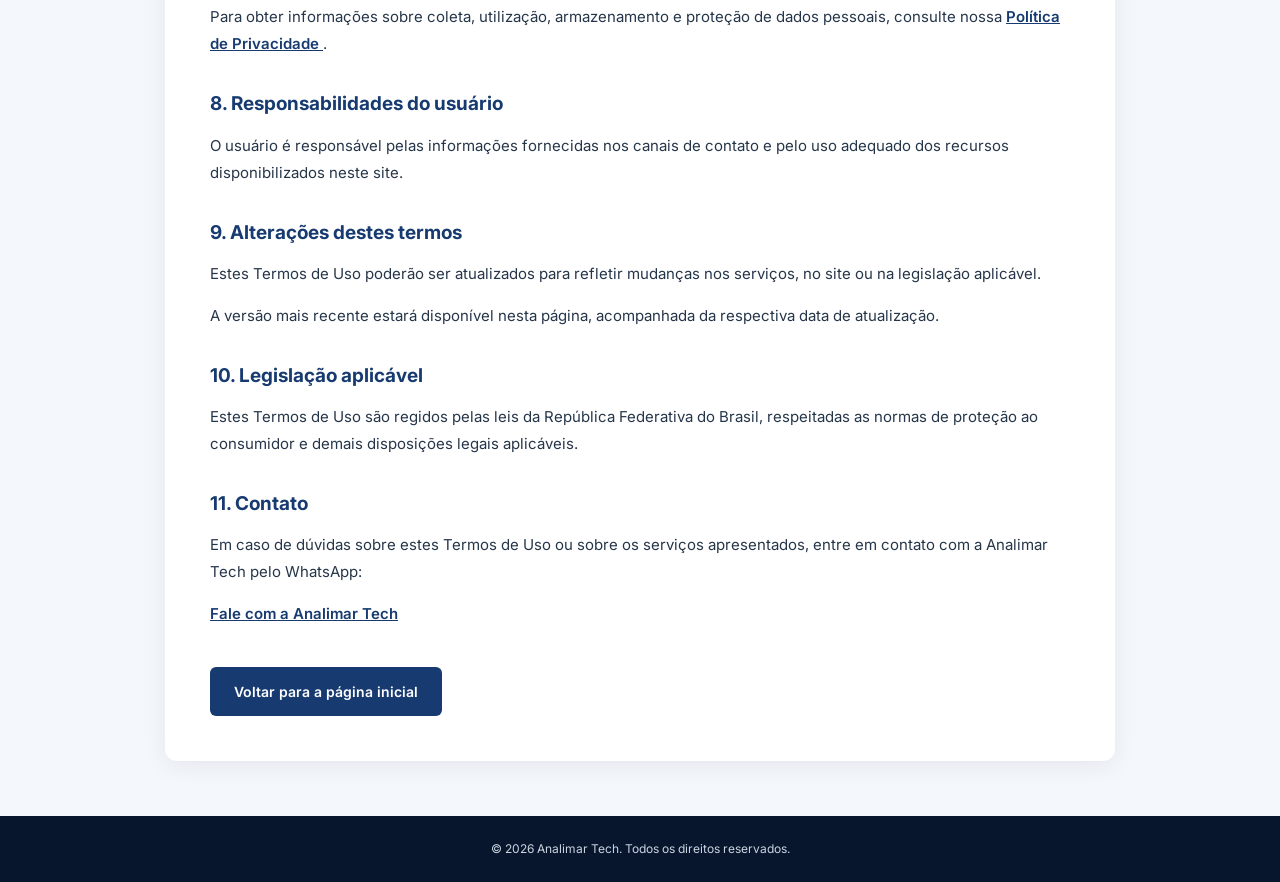
<file: termos-de-uso.html>
<!DOCTYPE html>
<html lang="pt-BR">

    <head>

        <meta charset="UTF-8">
        <meta name="viewport" content="width=device-width, initial-scale=1.0">

        <meta name="description"
            content="Consulte os Termos de Uso do site Analimar Tech e conheça as condições de utilização dos nossos serviços e conteúdos.">

        <meta name="robots" content="index, follow">

        <title>Termos de Uso | Analimar Tech</title>

        <link rel="icon" href="assets/logo.png" type="image/png">

        <link rel="preconnect" href="https://fonts.googleapis.com">
        <link rel="preconnect" href="https://fonts.gstatic.com" crossorigin>

        <link
            href="https://fonts.googleapis.com/css2?family=Inter:wght@400;500;600;700;800&display=swap"
            rel="stylesheet">

        <style>

        * {
            box-sizing: border-box;
            margin: 0;
            padding: 0;
        }

        body {
            font-family: "Inter", sans-serif;
            background: #f4f7fb;
            color: #26364a;
            line-height: 1.8;
        }

        .legal-header {
            background: #eaf1fb;
            padding: 18px 6%;
            border-bottom: 2px solid #d4dfef;
        }

        .legal-header img {
            width: 155px;
            height: auto;
            display: block;
        }

        .legal-main {
            width: 90%;
            max-width: 950px;
            margin: 55px auto;
            padding: 45px;
            background: #ffffff;
            border-radius: 12px;
            box-shadow: 0 5px 25px rgba(16, 45, 86, 0.07);
        }

        .legal-main h1 {
            color: #102d56;
            font-size: 32px;
            line-height: 1.3;
            margin-bottom: 12px;
        }

        .legal-date {
            color: #718096;
            font-size: 13px;
            margin-bottom: 35px;
        }

        .legal-main h2 {
            color: #173b70;
            font-size: 19px;
            margin: 30px 0 10px;
        }

        .legal-main p {
            margin-bottom: 15px;
            font-size: 15px;
        }

        .legal-main ul {
            padding-left: 25px;
            margin-bottom: 18px;
        }

        .legal-main li {
            margin-bottom: 8px;
            font-size: 15px;
        }

        .legal-main a {
            color: #173b70;
            font-weight: 600;
        }

        .legal-button {
            display: inline-block;
            margin-top: 25px;
            padding: 12px 24px;
            background: #173b70;
            color: #ffffff !important;
            border-radius: 6px;
            text-decoration: none;
            font-size: 14px;
            font-weight: 600;
            transition: background 0.3s ease;
        }

        .legal-button:hover {
            background: #d6a642;
            color: #102d56 !important;
        }

        .legal-footer {
            background: #07152d;
            color: #cbd5e1;
            text-align: center;
            padding: 22px 6%;
            font-size: 12px;
        }

        @media (max-width: 600px) {

            .legal-header {
                padding: 16px 5%;
            }

            .legal-header img {
                width: 135px;
            }

            .legal-main {
                width: 92%;
                margin: 30px auto;
                padding: 25px 20px;
            }

            .legal-main h1 {
                font-size: 25px;
            }

            .legal-main h2 {
                font-size: 17px;
            }

            .legal-main p,
            .legal-main li {
                font-size: 14px;
            }

        }

    </style>

    </head>

    <body>

        <header class="legal-header">

            <a href="index.html" aria-label="Voltar para a página inicial">

                <img src="assets/logo.png" alt="Analimar Tech">

            </a>

        </header>

        <main class="legal-main">

            <h1>Termos de Uso</h1>

            <p class="legal-date">
                Última atualização: 19 de novembro de 2026.
            </p>

            <p>
                Bem-vindo(a) ao site da Analimar Tech.
                Ao acessar e utilizar este site, você concorda
                com as condições descritas nestes Termos de Uso.
                Recomendamos a leitura cuidadosa deste documento.
            </p>

            <h2>1. Sobre a Analimar Tech</h2>

            <p>
                A Analimar Tech apresenta soluções digitais
                voltadas à presença online, criação de sites,
                desenvolvimento de páginas profissionais e
                configuração de ferramentas digitais para
                empresas e profissionais.
            </p>

            <h2>2. Utilização do site</h2>

            <p>
                O usuário compromete-se a utilizar este site
                de maneira responsável, respeitando a legislação
                brasileira e os direitos de terceiros.
            </p>

            <p>Não é permitido:</p>

            <ul>
                <li>Utilizar o site para atividades ilegais.</li>
                <li>Tentar comprometer a segurança ou o funcionamento do
                    site.</li>
                <li>Reproduzir conteúdos sem autorização, quando protegidos por
                    direitos autorais.</li>
                <li>Enviar informações falsas ou utilizar os canais de contato
                    de maneira abusiva.</li>
            </ul>

            <h2>3. Serviços oferecidos</h2>

            <p>
                As informações apresentadas neste site têm
                finalidade informativa e de divulgação dos
                serviços da Analimar Tech.
            </p>

            <p>
                A contratação de qualquer serviço dependerá
                de alinhamento prévio entre as partes, definição
                de escopo, prazos, valores e condições de pagamento,
                formalizados em proposta comercial ou contrato,
                quando aplicável.
            </p>

            <h2>4. Propriedade intelectual</h2>

            <p>
                Os textos, elementos visuais, identidade da marca,
                imagens, materiais e demais conteúdos deste site
                são protegidos pela legislação aplicável de
                propriedade intelectual.
            </p>

            <p>
                A reprodução, distribuição ou utilização desses
                materiais sem autorização prévia, quando exigida,
                não é permitida.
            </p>

            <h2>5. Links e serviços de terceiros</h2>

            <p>
                Este site pode apresentar links para plataformas
                e serviços externos, como WhatsApp, Google e
                redes sociais.
            </p>

            <p>
                A Analimar Tech não controla o funcionamento,
                as políticas ou as práticas de privacidade
                dessas plataformas. Recomendamos que o usuário
                consulte os termos e políticas de cada serviço.
            </p>

            <h2>6. Disponibilidade e informações</h2>

            <p>
                A Analimar Tech busca manter as informações
                deste site atualizadas e disponíveis. Entretanto,
                não garante que o acesso será ininterrupto ou
                livre de eventuais falhas técnicas.
            </p>

            <p>
                Os conteúdos poderão ser atualizados, corrigidos
                ou modificados sempre que necessário.
            </p>

            <h2>7. Privacidade e proteção de dados</h2>

            <p>
                O tratamento de dados pessoais eventualmente
                coletados durante a utilização deste site será
                realizado conforme a legislação brasileira
                aplicável, especialmente a Lei Geral de Proteção
                de Dados Pessoais (LGPD).
            </p>

            <p>
                Para obter informações sobre coleta, utilização,
                armazenamento e proteção de dados pessoais,
                consulte nossa
                <a href="politica-de-privacidade.html">
                    Política de Privacidade
                </a>.
            </p>

            <h2>8. Responsabilidades do usuário</h2>

            <p>
                O usuário é responsável pelas informações
                fornecidas nos canais de contato e pelo uso
                adequado dos recursos disponibilizados neste site.
            </p>

            <h2>9. Alterações destes termos</h2>

            <p>
                Estes Termos de Uso poderão ser atualizados
                para refletir mudanças nos serviços, no site
                ou na legislação aplicável.
            </p>

            <p>
                A versão mais recente estará disponível nesta página,
                acompanhada da respectiva data de atualização.
            </p>

            <h2>10. Legislação aplicável</h2>

            <p>
                Estes Termos de Uso são regidos pelas leis
                da República Federativa do Brasil, respeitadas
                as normas de proteção ao consumidor e demais
                disposições legais aplicáveis.
            </p>

            <h2>11. Contato</h2>

            <p>
                Em caso de dúvidas sobre estes Termos de Uso
                ou sobre os serviços apresentados, entre em
                contato com a Analimar Tech pelo WhatsApp:
            </p>

            <p>
                <a href="https://wa.me/5534988380038"
                    target="_blank"
                    rel="noopener noreferrer">
                    Fale com a Analimar Tech
                </a>
            </p>

            <a href="index.html" class="legal-button">
                Voltar para a página inicial
            </a>

        </main>

        <footer class="legal-footer">

            <p>
                © 2026 Analimar Tech. Todos os direitos reservados.
            </p>

        </footer>

    </body>

</html>
</file>
<file: css/style.css>
/* =========================================================
   CABEÇALHO PROFISSIONAL — ANALIMAR TECH
   VERSÃO DEFINITIVA
   ========================================================= */

/* CONFIGURAÇÃO GERAL */

*,
*::before,
*::after {
    box-sizing: border-box;
}

body {
    margin: 0;
}

:root {
    --header-bg: #eaf1fb;
    --header-blue: #173b70;
    --header-dark: #102d56;
    --header-gold: #d6a642;
    --header-border: #d4dfef;
}


/* =========================================================
   01. CABEÇALHO — LARGURA TOTAL
   ========================================================= */

.header {
    width: 100%;
    min-height: 104px;

    background-color: var(--header-bg);
    border-bottom: 2px solid var(--header-border);

    position: sticky;
    top: 0;
    z-index: 1000;
}
   


/* =========================================================
   02. NAVEGAÇÃO
   ========================================================= */

.nav {
    width: 100%;
    max-width: none;
    min-height: 104px;

    margin: 0;
    padding: 0 clamp(24px, 4.5vw, 75px);

    display: flex;
    align-items: center;
    justify-content: space-between;

    gap: 25px;
}


/* =========================================================
   03. LOGO
   ========================================================= */

.logo {
    display: flex;
    align-items: center;
    justify-content: flex-start;

    flex-shrink: 0;
    text-decoration: none;
}

.logo img {
    display: block;

    width: auto;
    height: 76px;
    max-width: 230px;

    object-fit: contain;
    object-position: left center;
}


/* =========================================================
   04. MENU PRINCIPAL
   ========================================================= */

.nav-menu {
    display: flex;
    align-items: center;
    justify-content: center;

    gap: clamp(22px, 2.5vw, 40px);

    margin: 0;
    padding: 0;

    list-style: none;
}

.nav-item {
    display: flex;
    align-items: center;
}

.nav-link {
    display: inline-flex;
    align-items: center;

    padding: 12px 0;

    color: var(--header-dark);

    font-family: "Inter", sans-serif;
    font-size: 17px;
    font-weight: 700;
    line-height: 1.5;

    text-decoration: none;
    white-space: nowrap;

    transition: color 0.25s ease;
}

.nav-link:hover {
    color: #a87519;
}


/* =========================================================
   05. BOTÃO FALE COMIGO
   ========================================================= */

.nav-cta {
    display: inline-flex;
    align-items: center;
    justify-content: center;

    min-width: 150px;
    min-height: 52px;

    padding: 0 25px;

    background-color: var(--header-blue);
    color: #ffffff;

    border: 2px solid var(--header-blue);
    border-radius: 9px;

    font-family: "Inter", sans-serif;
    font-size: 16px;
    font-weight: 700;

    text-decoration: none;
    white-space: nowrap;

    flex-shrink: 0;

    transition: all 0.25s ease;
}

.nav-cta:hover {
    background-color: var(--header-gold);
    border-color: var(--header-gold);
    color: var(--header-dark);
}


/* =========================================================
   06. MENU HAMBÚRGUER
   ========================================================= */

.menu-toggle {
    display: none;

    width: 46px;
    height: 46px;

    padding: 10px;

    flex-shrink: 0;

    background-color: #ffffff;
    border: 1px solid var(--header-border);
    border-radius: 8px;

    cursor: pointer;

    align-items: center;
    justify-content: center;
    flex-direction: column;

    gap: 5px;
}

.menu-toggle span {
    display: block;

    width: 23px;
    height: 2.5px;

    background-color: var(--header-blue);
    border-radius: 3px;

    transition: all 0.25s ease;
}

.menu-toggle[aria-expanded="true"] span:nth-child(1) {
    transform: translateY(7.5px) rotate(45deg);
}

.menu-toggle[aria-expanded="true"] span:nth-child(2) {
    opacity: 0;
}

.menu-toggle[aria-expanded="true"] span:nth-child(3) {
    transform: translateY(-7.5px) rotate(-45deg);
}


/* =========================================================
   07. ACESSIBILIDADE
   ========================================================= */

.nav-link:focus-visible,
.nav-cta:focus-visible,
.menu-toggle:focus-visible,
.logo:focus-visible {
    outline: 3px solid var(--header-gold);
    outline-offset: 4px;
}


/* =========================================================
   08. TABLETS E TELAS INTERMEDIÁRIAS
   ========================================================= */

@media (max-width: 1100px) {

    .nav {
        padding: 0 24px;
        gap: 18px;
    }

    .logo img {
        height: 65px;
        max-width: 190px;
    }

    .nav-menu {
        gap: 17px;
    }

    .nav-link {
        font-size: 15px;
    }

    .nav-cta {
        min-width: 130px;
        min-height: 48px;
        padding: 0 16px;
        font-size: 14px;
    }
}


/* =========================================================
   09. CELULARES E TABLETS PEQUENOS
   ========================================================= */

@media (max-width: 850px) {

    .header,
    .nav {
        min-height: 84px;
    }

    .nav {
        padding: 0 20px;
        gap: 12px;
    }

    .logo img {
        height: 58px;
        max-width: 180px;
    }

    /* HAMBÚRGUER VISÍVEL */

    .menu-toggle {
        display: flex;
    }

    /* MENU FECHADO */

    .nav-menu {
        display: none;

        position: absolute;
        top: 100%;
        left: 0;

        width: 100%;
        padding: 15px 22px 22px;

        background-color: var(--header-bg);

        border-top: 1px solid var(--header-border);
        border-bottom: 1px solid var(--header-border);

        box-shadow: 0 12px 22px rgba(16, 45, 86, 0.12);

        flex-direction: column;
        align-items: stretch;
        justify-content: flex-start;

        gap: 0;
    }

    /* MENU ABERTO */

    .nav-menu.menu-aberto {
        display: flex;
    }

    .nav-item {
        width: 100%;
    }

    .nav-link {
        display: flex;

        width: 100%;
        padding: 16px 8px;

        font-size: 17px;
        font-weight: 700;

        border-bottom: 1px solid var(--header-border);
    }

    .nav-item:last-child .nav-link {
        border-bottom: none;
    }

    .nav-cta {
        min-width: 125px;
        min-height: 44px;

        padding: 0 14px;

        font-size: 13px;
    }
}


/* =========================================================
   10. CELULARES PEQUENOS — 320 A 380 PX
   ========================================================= */

@media (max-width: 380px) {

    .nav {
        padding: 0 10px;
        gap: 7px;
    }

    .logo img {
        height: 45px;
        max-width: 112px;
    }

    .nav-cta {
        min-width: auto;
        min-height: 39px;

        padding: 0 8px;

        font-size: 11px;
    }

    .menu-toggle {
        width: 39px;
        height: 39px;
        padding: 8px;
    }

    .menu-toggle span {
        width: 20px;
    }
}


/* =========================================================
   11. REDUÇÃO DE MOVIMENTO
   ========================================================= */

@media (prefers-reduced-motion: reduce) {

    .nav-link,
    .nav-cta,
    .menu-toggle span {
        transition: none;
    }
}


/* =========================================================
   BANNER PRINCIPAL — ANALIMAR TECH
   ========================================================= */

.hero {
    width: 100%;
    background: linear-gradient(
        115deg,
        #061326 0%,
        #0a1e38 55%,
        #102b4d 100%
    );
    overflow: hidden;
}

/* ESTRUTURA PRINCIPAL */

.hero-container {
    width: 100%;
    max-width: 1440px;

    /* Preenche a área restante abaixo do cabeçalho */
    min-height: max(470px, calc(100vh - 106px));

    margin: 0 auto;
    padding: 45px 55px;

    display: grid;
    grid-template-columns: minmax(0, 1fr) minmax(0, 0.95fr);
    align-items: center;
    gap: 55px;
}

/* TEXTOS */

.hero-content {
    width: 100%;
    max-width: 590px;
    min-width: 0;
}

.hero-content h1 {
    margin: 0 0 22px;

    color: #ffffff;
    font-family: "Inter", sans-serif;
    font-size: clamp(30px, 3.1vw, 43px);
    font-weight: 800;
    line-height: 1.2;
    letter-spacing: -0.8px;
}

.hero-content p {
    margin: 0 0 30px;

    color: #e2eaf5;
    font-family: "Inter", sans-serif;
    font-size: 19px;
    font-weight: 500;
    line-height: 1.65;
}

/* BOTÃO — MESMO ESTILO DO CABEÇALHO */

.hero-cta {
    display: inline-flex;
    align-items: center;
    justify-content: center;

    min-width: 150px;
    min-height: 52px;
    padding: 0 25px;

    background-color: var(--header-blue);
    color: #ffffff;

    border: 2px solid var(--header-blue);
    border-radius: 9px;

    font-family: "Inter", sans-serif;
    font-size: 16px;
    font-weight: 700;

    text-decoration: none;
    white-space: nowrap;

    flex-shrink: 0;
    transition: all 0.25s ease;
}

.hero-cta:hover {
    background-color: var(--header-gold);
    border-color: var(--header-gold);
    color: var(--header-dark);
}

.hero-cta:focus-visible {
    outline: 3px solid var(--header-gold);
    outline-offset: 4px;
}

/* FOTO */

.hero-image {
    width: 100%;
    min-width: 0;

    display: flex;
    align-items: center;
    justify-content: center;
}

.hero-image img {
    display: block;

    width: 100%;
    height: auto;
    max-height: 420px;

    object-fit: contain;
    object-position: center;

    border-radius: 14px;
}

/* =========================================================
   TABLETS
   FOTO PRIMEIRO, TEXTOS DEPOIS
   ========================================================= */

@media (max-width: 850px) {

    .hero-container {
        display: flex;
        flex-direction: column;
        align-items: stretch;

        min-height: auto;
        padding: 35px 30px;
        gap: 30px;
    }

    .hero-image {
        order: 1;
        width: 100%;
    }

    .hero-image img {
        width: 100%;
        height: auto;
        max-height: none;
    }

    .hero-content {
        order: 2;
        width: 100%;
        max-width: 680px;
    }

    .hero-content h1 {
        font-size: 32px;
    }

    .hero-content p {
        font-size: 17px;
        line-height: 1.6;
    }
}

/* =========================================================
   CELULARES
   ========================================================= */

@media (max-width: 600px) {

    .hero-container {
        padding: 22px 18px 35px;
        gap: 25px;
    }

    .hero-image {
        order: 1;
        width: 100%;
    }

    .hero-image img {
        width: 100%;
        height: auto;
        max-height: none;
        border-radius: 12px;
    }

    .hero-content {
        order: 2;
        width: 100%;
        max-width: none;
    }

    .hero-content h1 {
        font-size: 29px;
        line-height: 1.25;
        margin-bottom: 17px;
    }

    .hero-content p {
        font-size: 16px;
        line-height: 1.6;
        margin-bottom: 24px;
    }

    /* BOTÃO CENTRALIZADO */

    .hero-cta {
        display: flex;
        width: fit-content;
        min-width: 180px;
        min-height: 52px;
        margin: 0 auto;
        font-size: 16px;
    }
}

/* =========================================================
   CELULARES PEQUENOS
   ========================================================= */

@media (max-width: 380px) {

    .hero-container {
        padding: 18px 14px 30px;
        gap: 21px;
    }

    .hero-content h1 {
        font-size: 26px;
    }

    .hero-content p {
        font-size: 15px;
    }
}

/* =========================================================
   REDUÇÃO DE MOVIMENTO
   ========================================================= */

@media (prefers-reduced-motion: reduce) {

    .hero-cta {
        transition: none;
    }
}


/* =========================================================
   SEÇÃO SERVIÇOS — ANALIMAR TECH
   ========================================================= */

.services {
    width: 100%;
    margin: 0;
    padding: 55px 4% 50px;
    background: linear-gradient(
        135deg,
        #06172d 0%,
        #0b2948 50%,
        #06172d 100%
    );
    color: #ffffff;
    font-family: "Inter", sans-serif;
}

.services,
.services * {
    box-sizing: border-box;
}

/* CONTAINER */

.services-container {
    width: 100%;
    max-width: 1400px;
    margin: 0 auto;
}

/* TÍTULO E SUBTÍTULO */

.services-header {
    width: 100%;
    margin: 0 auto 36px;
    text-align: center;
}

.services-header h2 {
    display: flex;
    align-items: center;
    justify-content: center;
    gap: 20px;
    margin: 0 0 12px;
    color: #ffffff;
    font-family: "Inter", sans-serif;
    font-size: clamp(28px, 3vw, 38px);
    font-weight: 800;
    line-height: 1.2;
}

.services-header h2::before,
.services-header h2::after {
    content: "";
    display: block;
    width: 105px;
    height: 3px;
    flex-shrink: 0;
    background: linear-gradient(
        90deg,
        transparent,
        #d6a642
    );
}

.services-header h2::after {
    transform: rotate(180deg);
}

.services-header p {
    margin: 0;
    color: #e5edf7;
    font-family: "Inter", sans-serif;
    font-size: 17px;
    font-weight: 500;
    line-height: 1.5;
}

/* GRADE DOS SERVIÇOS */

.services-grid {
    display: grid;
    width: 100%;
    grid-template-columns: repeat(4, minmax(0, 1fr));
    gap: 20px;
    margin: 0;
    padding: 0;
    align-items: stretch;
}

/* CARTÕES */

.service-card {
    display: flex;
    flex-direction: column;
    align-items: center;
    justify-content: flex-start;
    width: 100%;
    min-width: 0;
    min-height: 225px;
    height: auto;
    margin: 0;
    padding: 24px 18px;
    text-align: center;
    background: linear-gradient(
        145deg,
        #183b5d,
        #102d4b
    );
    border: 1px solid rgba(180, 205, 230, 0.38);
    border-radius: 14px;
    box-shadow: 0 5px 15px rgba(0, 0, 0, 0.18);
    transition: transform 0.25s ease, border-color 0.25s ease;
}

.service-card:hover {
    transform: translateY(-4px);
    border-color: #d6a642;
}

/* ÍCONES */

.service-icon {
    display: flex;
    align-items: center;
    justify-content: center;
    width: 52px;
    height: 52px;
    flex-shrink: 0;
    margin: 0 auto 15px;
    color: #f5bd24;
}

.service-icon svg {
    display: block;
    width: 100%;
    height: 100%;
}

/* TÍTULOS DOS CARTÕES */

.service-card h3 {
    display: block;
    width: 100%;
    margin: 0 0 10px;
    padding: 0;
    color: #ffffff;
    font-family: "Inter", sans-serif;
    font-size: 16px;
    font-weight: 800;
    line-height: 1.35;
}

/* DESCRIÇÕES DOS CARTÕES */

.service-card p {
    display: block;
    width: 100%;
    margin: 0;
    padding: 0;
    color: #eaf0f7;
    font-family: "Inter", sans-serif;
    font-size: 14px;
    font-weight: 400;
    line-height: 1.5;
}

/* BOTÃO — PADRÃO DO CABEÇALHO E DO BANNER */

.services-action {
    display: flex;
    align-items: center;
    justify-content: center;
    width: 100%;
    margin: 38px auto 0;
    padding: 0;
}

.services-cta {
    display: inline-flex;
    align-items: center;
    justify-content: center;
    min-width: 150px;
    min-height: 52px;
    padding: 0 25px;
    background-color: var(--header-blue);
    color: #ffffff;
    border: 2px solid var(--header-blue);
    border-radius: 9px;
    font-family: "Inter", sans-serif;
    font-size: 16px;
    font-weight: 700;
    text-decoration: none;
    white-space: nowrap;
    flex-shrink: 0;
    transition: all 0.25s ease;
}

.services-cta:hover {
    background-color: var(--header-gold);
    border-color: var(--header-gold);
    color: var(--header-dark);
}

.services-cta:focus-visible {
    outline: 3px solid var(--header-gold);
    outline-offset: 4px;
}

/* TABLETS */

@media (max-width: 900px) {
    .services {
        padding: 45px 24px;
    }

    .services-grid {
        grid-template-columns: repeat(2, minmax(0, 1fr));
        gap: 18px;
    }

    .service-card {
        min-height: 210px;
    }
}

/* CELULARES */

@media (max-width: 600px) {
    .services {
        padding: 38px 18px;
    }

    .services-header {
        margin-bottom: 28px;
    }

    .services-header h2 {
        gap: 10px;
        font-size: 27px;
    }

    .services-header h2::before,
    .services-header h2::after {
        width: 28px;
    }

    .services-header p {
        font-size: 15px;
    }

    .services-grid {
        grid-template-columns: 1fr;
        gap: 15px;
    }

    .service-card {
        min-height: 0;
        padding: 22px 18px;
    }

    .service-icon {
        width: 46px;
        height: 46px;
    }

    .service-card h3 {
        font-size: 16px;
    }

    .service-card p {
        font-size: 14px;
    }

    .services-action {
        margin-top: 28px;
    }

    .services-cta {
        width: 100%;
        max-width: 320px;
    }
}

/* ACESSIBILIDADE */

@media (prefers-reduced-motion: reduce) {
    .service-card,
    .services-cta {
        transition: none;
    }
}


/* =========================================================
   SEÇÃO COMO FUNCIONA — ANALIMAR TECH
   ========================================================= */

.how-it-works {
    width: 100%;
    margin: 0;
    padding: 65px 4% 60px;

    background: linear-gradient(
        135deg,
        #06172d 0%,
        #0b2948 50%,
        #06172d 100%
    );

    color: #ffffff;
    font-family: "Inter", sans-serif;
}

.how-it-works,
.how-it-works * {
    box-sizing: border-box;
}

/* CONTAINER */

.how-it-works-container {
    width: 100%;
    max-width: 1400px;
    margin: 0 auto;
}

/* TÍTULO E SUBTÍTULO */

.how-it-works-header {
    width: 100%;
    margin: 0 auto 48px;
    text-align: center;
}

.how-it-works-header h2 {
    display: flex;
    align-items: center;
    justify-content: center;
    gap: 20px;

    margin: 0 0 12px;

    color: #ffffff;
    font-family: "Inter", sans-serif;
    font-size: clamp(28px, 3vw, 38px);
    font-weight: 800;
    line-height: 1.2;
}

.how-it-works-header h2::before,
.how-it-works-header h2::after {
    content: "";
    display: block;

    width: 105px;
    height: 3px;
    flex-shrink: 0;

    background: linear-gradient(
        90deg,
        transparent,
        #d6a642
    );
}

.how-it-works-header h2::after {
    transform: rotate(180deg);
}

.how-it-works-header p {
    margin: 0;

    color: #e5edf7;
    font-family: "Inter", sans-serif;
    font-size: 17px;
    font-weight: 500;
    line-height: 1.5;
}

/* ETAPAS DO PROCESSO */

.how-it-works-steps {
    display: grid;

    width: 100%;

    grid-template-columns:
        minmax(0, 1fr) auto
        minmax(0, 1fr) auto
        minmax(0, 1fr) auto
        minmax(0, 1fr);

    align-items: center;
    gap: 14px;

    margin: 0;
    padding: 0;
}

/* CADA ETAPA */

.step-item {
    display: flex;
    flex-direction: column;
    align-items: center;
    justify-content: flex-start;

    width: 100%;
    min-width: 0;
    min-height: 245px;

    margin: 0;
    padding: 22px 12px;

    text-align: center;

    background: linear-gradient(
        145deg,
        #183b5d,
        #102d4b
    );

    border: 1px solid rgba(180, 205, 230, 0.38);
    border-radius: 14px;

    box-shadow: 0 5px 15px rgba(0, 0, 0, 0.18);

    transition:
        transform 0.25s ease,
        border-color 0.25s ease;
}

.step-item:hover {
    transform: translateY(-4px);
    border-color: #d6a642;
}

/* ÍCONES */

.step-icon {
    display: flex;
    align-items: center;
    justify-content: center;

    width: 54px;
    height: 54px;
    flex-shrink: 0;

    margin: 0 auto 14px;

    color: #f5bd24;
}

.step-icon svg {
    display: block;
    width: 100%;
    height: 100%;
}

/* NÚMEROS */

.step-number {
    display: block;

    margin: 0 0 10px;

    color: #d6a642;

    font-family: "Inter", sans-serif;
    font-size: 18px;
    font-weight: 800;
    line-height: 1.2;
}

/* TÍTULOS DAS ETAPAS */

.step-item h3 {
    display: block;
    width: 100%;

    margin: 0 0 10px;
    padding: 0;

    color: #ffffff;

    font-family: "Inter", sans-serif;
    font-size: 16px;
    font-weight: 800;
    line-height: 1.4;
}

/* DESCRIÇÕES */

.step-item p {
    display: block;
    width: 100%;

    margin: 0;
    padding: 0;

    color: #eaf0f7;

    font-family: "Inter", sans-serif;
    font-size: 14px;
    font-weight: 400;
    line-height: 1.5;
}

/* SETAS ENTRE AS ETAPAS */

.step-arrow {
    display: flex;
    align-items: center;
    justify-content: center;

    width: 22px;
    height: 40px;

    color: #d6a642;

    font-family: "Inter", sans-serif;
    font-size: 38px;
    font-weight: 500;
    line-height: 1;
}

/* BOTÃO WHATSAPP — PADRÃO DO SITE */

.how-it-works-action {
    display: flex;
    align-items: center;
    justify-content: center;

    width: 100%;

    margin: 38px auto 0;
    padding: 0;
}

.how-it-works-cta {
    display: inline-flex;
    align-items: center;
    justify-content: center;

    min-width: 150px;
    min-height: 52px;

    padding: 0 25px;

    background-color: var(--header-blue);
    color: #ffffff;

    border: 2px solid var(--header-blue);
    border-radius: 9px;

    font-family: "Inter", sans-serif;
    font-size: 16px;
    font-weight: 700;

    text-decoration: none;
    white-space: nowrap;

    flex-shrink: 0;

    transition: all 0.25s ease;
}

.how-it-works-cta:hover {
    background-color: var(--header-gold);
    border-color: var(--header-gold);
    color: var(--header-dark);
}

.how-it-works-cta:focus-visible {
    outline: 3px solid var(--header-gold);
    outline-offset: 4px;
}

/* =========================================================
   TABLETS
   ========================================================= */

@media (max-width: 900px) {

    .how-it-works {
        padding: 50px 24px;
    }

    .how-it-works-steps {
        grid-template-columns: repeat(2, minmax(0, 1fr));
        gap: 20px;
    }

    .step-arrow {
        display: none;
    }

    .step-item {
        min-height: 230px;
        padding: 22px 16px;
    }
}

/* =========================================================
   CELULARES
   ========================================================= */

@media (max-width: 600px) {

    .how-it-works {
        padding: 40px 18px;
    }

    .how-it-works-header {
        margin-bottom: 30px;
    }

    .how-it-works-header h2 {
        gap: 10px;
        font-size: 27px;
    }

    .how-it-works-header h2::before,
    .how-it-works-header h2::after {
        width: 28px;
    }

    .how-it-works-header p {
        font-size: 15px;
    }

    .how-it-works-steps {
        grid-template-columns: 1fr;
        gap: 15px;
    }

    .step-item {
        min-height: auto;
        padding: 24px 20px;
    }

    .step-icon {
        width: 48px;
        height: 48px;
    }

    .step-item h3 {
        font-size: 16px;
    }

    .step-item p {
        font-size: 14px;
    }

    .how-it-works-action {
        margin-top: 28px;
    }

    .how-it-works-cta {
        width: 100%;
        max-width: 320px;
    }
}

/* =========================================================
   ACESSIBILIDADE
   ========================================================= */

@media (prefers-reduced-motion: reduce) {

    .step-item,
    .how-it-works-cta {
        transition: none;
    }
}


/* =========================================================
   SEÇÃO SOBRE — ANALIMAR TECH
   ========================================================= */

.about {
    width: 100%;
    padding: 65px 5% 60px;

    background: linear-gradient(
        135deg,
        #06172d 0%,
        #0b2948 50%,
        #06172d 100%
    );

    color: #ffffff;
    font-family: "Inter", sans-serif;
}

.about,
.about * {
    box-sizing: border-box;
}

/* CONTAINER GERAL */

.about-container {
    width: 100%;
    max-width: 1300px;
    margin: 0 auto;
}

/* =========================================================
   01. TÍTULO SOBRE
   ========================================================= */

.about-heading {
    width: 100%;
    margin-bottom: 40px;

    display: flex;
    justify-content: center;
    align-items: center;
}

.about-title {
    margin: 0;

    color: #ffffff;

    font-size: 42px;
    font-weight: 800;
    line-height: 1.2;
    letter-spacing: -0.8px;

    text-align: center;
}

.about-title::after {
    content: "";

    display: block;

    width: 70px;
    height: 4px;

    margin: 13px auto 0;

    background-color: #d6a642;
    border-radius: 3px;
}

/* =========================================================
   02. ÁREA PRINCIPAL — FOTO E TEXTOS
   ========================================================= */

.about-main {
    display: grid;

    grid-template-columns:
        minmax(0, 0.85fr)
        minmax(0, 1.15fr);

    align-items: center;
    gap: 65px;

    width: 100%;
}

/* =========================================================
   03. FOTOGRAFIA
   ========================================================= */

.about-image {
    width: 100%;
    min-width: 0;

    display: flex;
    justify-content: center;
    align-items: center;
}

.about-image img {
    display: block;

    width: 100%;
    max-width: 500px;
    height: auto;

    object-fit: cover;
    object-position: center;

    border-radius: 14px;
}

/* =========================================================
   04. TEXTOS
   ========================================================= */

.about-content {
    width: 100%;
    min-width: 0;
    max-width: 680px;
}

.about-content h3 {
    margin: 0 0 24px;

    color: #ffffff;

    font-size: clamp(27px, 2.5vw, 36px);
    font-weight: 800;
    line-height: 1.3;
    letter-spacing: -0.5px;
}

.about-content p {
    margin: 0 0 17px;

    color: #e5edf7;

    font-size: 16px;
    font-weight: 400;
    line-height: 1.7;
}

.about-content h4 {
    margin: 27px 0 12px;

    color: #d6a642;

    font-size: 21px;
    font-weight: 800;
    line-height: 1.4;
}

/* =========================================================
   05. BOTÃO INDEPENDENTE
   ========================================================= */

.about-action {
    width: 100%;
    margin-top: 38px;

    display: flex;
    justify-content: center;
    align-items: center;
}

.about-cta {
    display: inline-flex;

    align-items: center;
    justify-content: center;

    min-width: 230px;
    min-height: 52px;

    padding: 0 25px;

    background-color: var(--header-blue);
    color: #ffffff;

    border: 2px solid var(--header-blue);
    border-radius: 9px;

    font-size: 16px;
    font-weight: 700;

    text-align: center;
    text-decoration: none;

    transition: all 0.25s ease;
}

.about-cta:hover {
    background-color: var(--header-gold);
    border-color: var(--header-gold);
    color: var(--header-dark);
}

.about-cta:focus-visible {
    outline: 3px solid var(--header-gold);
    outline-offset: 4px;
}

/* =========================================================
   06. NOTEBOOKS MENORES E TABLETS
   ========================================================= */

@media (max-width: 1000px) {

    .about {
        padding: 55px 4%;
    }

    .about-main {
        grid-template-columns:
            minmax(0, 0.9fr)
            minmax(0, 1.1fr);

        gap: 35px;
    }

    .about-title {
        font-size: 38px;
    }

    .about-content h3 {
        font-size: 28px;
    }

    .about-content p {
        font-size: 15px;
    }
}

/* =========================================================
   07. CELULARES E TABLETS EM MODO VERTICAL
   ORDEM:
   TÍTULO → FOTO → TEXTOS → BOTÃO
   ========================================================= */

@media (max-width: 700px) {

    .about {
        padding: 42px 20px 45px;
    }

    /* TÍTULO CENTRALIZADO */

    .about-heading {
        justify-content: center;
        margin-bottom: 25px;
    }

    .about-title {
        width: 100%;
        font-size: 34px;
        text-align: center;
    }

    .about-title::after {
        width: 58px;
        height: 3px;
        margin: 10px auto 0;
    }

    /* FOTO E TEXTOS EM COLUNA */

    .about-main {
        display: flex;
        flex-direction: column;
        align-items: center;

        gap: 28px;
    }

    /* FOTOGRAFIA CENTRALIZADA */

    .about-image {
        width: 100%;
        justify-content: center;
    }

    .about-image img {
        width: 100%;
        max-width: 440px;
        height: auto;

        border-radius: 12px;
    }

    /* TEXTOS CENTRALIZADOS */

    .about-content {
        width: 100%;
        max-width: 560px;

        text-align: center;
    }

    .about-content h3 {
        margin-bottom: 20px;

        font-size: 27px;
        line-height: 1.3;

        text-align: center;
    }

    .about-content p {
        margin-bottom: 15px;

        font-size: 15px;
        line-height: 1.7;

        text-align: center;
    }

    .about-content h4 {
        margin: 24px 0 12px;

        font-size: 20px;
        text-align: center;
    }

    /* BOTÃO CENTRALIZADO */

    .about-action {
        justify-content: center;
        margin-top: 28px;
    }

    .about-cta {
        width: 100%;
        max-width: 330px;
        min-height: 52px;

        font-size: 15px;
    }
}

/* =========================================================
   08. CELULARES PEQUENOS
   ========================================================= */

@media (max-width: 380px) {

    .about {
        padding: 35px 15px 40px;
    }

    .about-title {
        font-size: 31px;
    }

    .about-main {
        gap: 23px;
    }

    .about-image img {
        border-radius: 10px;
    }

    .about-content h3 {
        font-size: 24px;
    }

    .about-content p {
        font-size: 14px;
        line-height: 1.65;
    }

    .about-content h4 {
        font-size: 19px;
    }

    .about-cta {
        max-width: 100%;
        font-size: 14px;
    }
}

/* =========================================================
   09. ACESSIBILIDADE
   ========================================================= */

@media (prefers-reduced-motion: reduce) {

    .about-cta {
        transition: none;
    }
}

/* =========================================================
   SEÇÃO PERGUNTAS FREQUENTES — ANALIMAR TECH
   ========================================================= */

.faq {
    width: 100%;
    padding: 70px 5%;

    background: linear-gradient(
        135deg,
        #06172d 0%,
        #0b2948 50%,
        #06172d 100%
    );

    color: #ffffff;
    font-family: "Inter", sans-serif;
}

.faq,
.faq * {
    box-sizing: border-box;
}

/* CONTAINER */

.faq-container {
    width: 100%;
    max-width: 1000px;
    margin: 0 auto;
}

/* =========================================================
   01. TÍTULO E DESCRIÇÃO
   ========================================================= */

.faq-heading {
    width: 100%;
    margin-bottom: 40px;
    text-align: center;
}

.faq-title {
    margin: 0;

    color: #ffffff;
    font-size: 38px;
    font-weight: 800;
    line-height: 1.25;
}

.faq-title::after {
    content: "";
    display: block;

    width: 70px;
    height: 4px;
    margin: 14px auto 0;

    background-color: #d6a642;
    border-radius: 3px;
}

.faq-description {
    margin: 18px 0 0;

    color: #dce6f2;
    font-size: 16px;
    line-height: 1.6;
}

/* =========================================================
   02. LISTA DE PERGUNTAS
   ========================================================= */

.faq-list {
    display: flex;
    flex-direction: column;
    gap: 14px;

    width: 100%;
}

/* ITEM */

.faq-item {
    width: 100%;

    background-color: rgba(255, 255, 255, 0.06);

    border: 1px solid rgba(214, 166, 66, 0.35);
    border-radius: 10px;

    overflow: hidden;

    transition: background-color 0.25s ease,
                border-color 0.25s ease;
}

/* PERGUNTA */

.faq-item summary {
    position: relative;

    display: flex;
    align-items: center;

    min-height: 65px;
    padding: 18px 55px 18px 22px;

    color: #ffffff;
    font-size: 16px;
    font-weight: 700;
    line-height: 1.5;

    cursor: pointer;
    list-style: none;
}

.faq-item summary::-webkit-details-marker {
    display: none;
}

.faq-item summary::marker {
    content: "";
}

/* SÍMBOLO DE ABRIR */

.faq-item summary::after {
    content: "+";

    position: absolute;
    top: 50%;
    right: 22px;

    transform: translateY(-50%);

    color: #d6a642;
    font-size: 28px;
    font-weight: 400;
}

/* SÍMBOLO DE FECHAR */

.faq-item[open] summary::after {
    content: "−";
}

/* INTERAÇÃO */

.faq-item summary:hover {
    color: #d6a642;
}

.faq-item[open] {
    background-color: rgba(255, 255, 255, 0.09);
    border-color: #d6a642;
}

/* =========================================================
   03. RESPOSTAS
   ========================================================= */

.faq-answer {
    padding: 0 22px 20px;
}

.faq-answer p {
    margin: 0;

    color: #dce6f2;
    font-size: 15px;
    line-height: 1.75;
}

/* =========================================================
   04. CHAMADA FINAL
   ========================================================= */

.faq-contact {
    display: flex;
    flex-direction: column;
    align-items: center;

    width: 100%;
    margin-top: 48px;

    text-align: center;
}

.faq-contact h3 {
    margin: 0 0 10px;

    color: #ffffff;
    font-size: 25px;
    font-weight: 800;
}

.faq-contact p {
    margin: 0 0 22px;

    color: #dce6f2;
    font-size: 16px;
    line-height: 1.6;
}

/* =========================================================
   05. BOTÃO WHATSAPP
   ========================================================= */

.faq-cta {
    display: inline-flex;
    align-items: center;
    justify-content: center;

    min-width: 250px;
    min-height: 52px;

    padding: 0 25px;

    background-color: var(--header-blue);
    color: #ffffff;

    border: 2px solid var(--header-blue);
    border-radius: 9px;

    font-size: 15px;
    font-weight: 700;

    text-align: center;
    text-decoration: none;

    transition: all 0.25s ease;
}

.faq-cta:hover {
    background-color: var(--header-gold);
    border-color: var(--header-gold);
    color: var(--header-dark);
}

.faq-cta:focus-visible,
.faq-item summary:focus-visible {
    outline: 3px solid #d6a642;
    outline-offset: 4px;
}

/* =========================================================
   06. TABLETS
   ========================================================= */

@media (max-width: 850px) {

    .faq {
        padding: 55px 5%;
    }

    .faq-title {
        font-size: 34px;
    }

    .faq-heading {
        margin-bottom: 32px;
    }
}

/* =========================================================
   07. CELULARES
   ========================================================= */

@media (max-width: 600px) {

    .faq {
        padding: 45px 18px;
    }

    .faq-heading {
        margin-bottom: 28px;
    }

    .faq-title {
        font-size: 29px;
        line-height: 1.3;
    }

    .faq-title::after {
        width: 58px;
        height: 3px;
        margin-top: 11px;
    }

    .faq-description {
        font-size: 14px;
    }

    .faq-list {
        gap: 11px;
    }

    .faq-item summary {
        min-height: 60px;
        padding: 16px 45px 16px 15px;
        font-size: 14px;
    }

    .faq-item summary::after {
        right: 15px;
        font-size: 25px;
    }

    .faq-answer {
        padding: 0 15px 17px;
    }

    .faq-answer p {
        font-size: 14px;
        line-height: 1.65;
    }

    .faq-contact {
        margin-top: 35px;
    }

    .faq-contact h3 {
        font-size: 21px;
    }

    .faq-contact p {
        font-size: 14px;
    }

    .faq-cta {
        width: 100%;
        max-width: 320px;
        min-height: 50px;
        font-size: 14px;
    }
}

/* =========================================================
   08. CELULARES PEQUENOS
   ========================================================= */

@media (max-width: 380px) {

    .faq {
        padding: 38px 14px;
    }

    .faq-title {
        font-size: 26px;
    }

    .faq-item summary {
        font-size: 13px;
    }

    .faq-answer p {
        font-size: 13px;
    }

    .faq-contact h3 {
        font-size: 19px;
    }

    .faq-cta {
        max-width: 100%;
        padding: 0 12px;
    }
}

/* =========================================================
   09. ACESSIBILIDADE
   ========================================================= */

@media (prefers-reduced-motion: reduce) {

    .faq-item,
    .faq-cta {
        transition: none;
    }
}


/* ==================================================
   RODAPÉ — ANALIMAR TECH
================================================== */

.footer {
    width: 100%;
    margin: 0;
    padding: 55px 6% 20px;

    background: linear-gradient(
        135deg,
        #07152d,
        #0d2345
    );

    color: #ffffff;
    font-family: "Inter", sans-serif;
}

/* CONTEÚDO PRINCIPAL */

.footer-container {
    width: 100%;
    max-width: 1200px;
    margin: 0 auto;

    display: grid;
    grid-template-columns: 1.2fr 1fr 1.2fr;
    gap: 55px;
    align-items: start;
}

/* IDENTIDADE DA MARCA */

.footer-brand {
    max-width: 320px;
}

.footer-logo {
    display: block;
    width: 155px;
    height: auto;
    margin-bottom: 20px;
}

.footer-brand p {
    margin: 0;

    color: #dce5f1;
    font-size: 14px;
    font-weight: 400;
    line-height: 1.8;
}

/* TÍTULOS DAS COLUNAS */

.footer-column h3 {
    margin: 8px 0 22px;

    color: #d6a642;
    font-family: "Inter", sans-serif;
    font-size: 17px;
    font-weight: 700;
}

/* LISTA DE NAVEGAÇÃO */

.footer-column ul {
    margin: 0;
    padding: 0;
    list-style: none;
}

.footer-column li {
    margin-bottom: 12px;
}

.footer-column a {
    color: #dce5f1;
    font-size: 14px;
    font-weight: 400;
    text-decoration: none;

    transition: color 0.3s ease;
}

.footer-column a:hover {
    color: #d6a642;
}

/* CONTATO */

.footer-contact p {
    margin: 0 0 20px;

    color: #dce5f1;
    font-size: 14px;
    line-height: 1.8;
}

.footer-contact .footer-whatsapp {
    display: inline-flex;
    align-items: center;
    justify-content: center;

    min-height: 44px;
    padding: 0 20px;

    background: #d6a642;
    color: #07152d;

    border-radius: 6px;

    font-size: 14px;
    font-weight: 700;
    text-decoration: none;

    transition:
        background 0.3s ease,
        transform 0.3s ease;
}

.footer-contact .footer-whatsapp:hover {
    background: #e7c36f;
    color: #07152d;
    transform: translateY(-2px);
}

/* ÁREA INFERIOR */

.footer-bottom {
    width: 100%;
    max-width: 1200px;

    margin: 42px auto 0;
    padding-top: 20px;

    border-top: 1px solid rgba(214, 166, 66, 0.3);

    display: flex;
    justify-content: space-between;
    align-items: center;
    gap: 20px;
}

/* LINKS LEGAIS */

.footer-legal {
    display: flex;
    align-items: center;
    gap: 24px;
}

.footer-legal a {
    color: #cbd5e1;
    font-size: 12px;
    text-decoration: none;

    transition: color 0.3s ease;
}

.footer-legal a:hover {
    color: #d6a642;
}

/* DIREITOS AUTORAIS */

.footer-copyright {
    margin: 0;

    color: #aebed2;
    font-size: 12px;
    line-height: 1.6;
    text-align: right;
}

/* ==================================================
   RESPONSIVIDADE — TABLETS E CELULARES
================================================== */

@media (max-width: 900px) {

    .footer-container {
        grid-template-columns: 1fr 1fr;
        gap: 40px;
    }

    .footer-brand {
        grid-column: 1 / -1;
        max-width: 400px;
    }
}

@media (max-width: 600px) {

    .footer {
        padding: 40px 7% 20px;
    }

    .footer-container {
        grid-template-columns: 1fr;
        gap: 30px;
    }

    .footer-brand {
        grid-column: auto;
    }

    .footer-logo {
        width: 145px;
    }

    .footer-bottom {
        margin-top: 30px;
        flex-direction: column;
        align-items: flex-start;
        gap: 18px;
    }

    .footer-legal {
        flex-direction: column;
        align-items: flex-start;
        gap: 12px;
    }

    .footer-copyright {
        text-align: left;
    }
}
</file>
